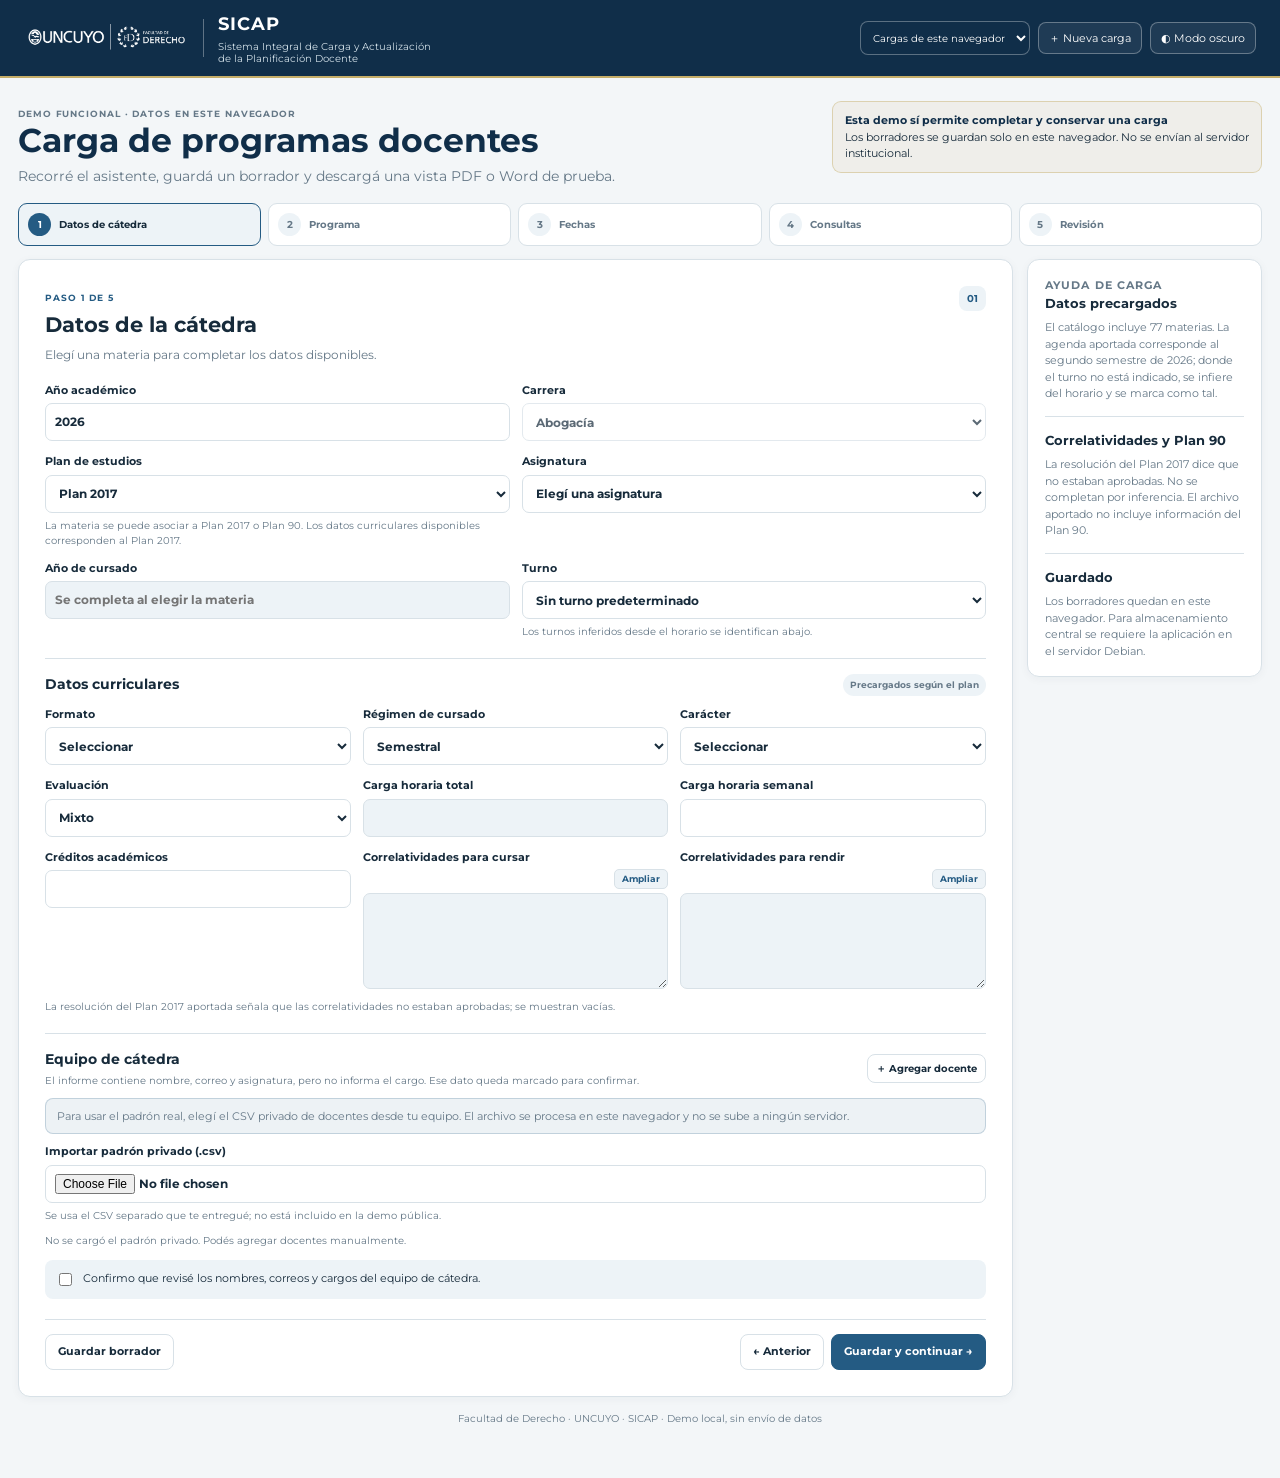
<file: index.html>
<!doctype html>
<html lang="es" data-theme="light">
<head>
<meta charset="utf-8"><meta name="viewport" content="width=device-width,initial-scale=1"><meta name="color-scheme" content="light dark">
<title>SICAP · Demo funcional</title>
<style>
@font-face{font-family:Montserrat;src:url("assets/Montserrat-Regular.ttf") format("truetype");font-weight:400;font-display:swap}@font-face{font-family:Montserrat;src:url("assets/Montserrat-Bold.ttf") format("truetype");font-weight:600 900;font-display:swap}
:root{color-scheme:light;--navy:#102e49;--blue:#245b83;--gold:#c5ad68;--bg:#f3f6f8;--surface:#fff;--soft:#edf3f7;--ink:#172b3b;--muted:#657887;--line:#d8e1e7;--focus:#7db7e0;--shadow:0 2px 10px #102e490b}
:root[data-theme=dark]{color-scheme:dark;--navy:#0a2438;--blue:#77add0;--bg:#0d1e2b;--surface:#142c3d;--soft:#1b384d;--ink:#f0f5f8;--muted:#b2c2ce;--line:#2a465a;--focus:#a5d8fa;--shadow:none}
*{box-sizing:border-box}body{margin:0;min-height:100vh;background:var(--bg);color:var(--ink);font:14px/1.5 Montserrat,Arial,sans-serif}button,input,select,textarea{font:inherit}button,a{touch-action:manipulation}button{cursor:pointer}a{color:var(--blue);text-decoration:none}.topbar{position:sticky;top:0;z-index:5;background:var(--navy);border-bottom:2px solid var(--gold);color:white}.topbar-inner{max-width:1340px;margin:auto;min-height:76px;padding:9px 24px;display:flex;align-items:center;justify-content:space-between;gap:16px}.brand{display:flex;align-items:center;gap:14px;color:white}.logo{width:165px;max-height:49px;object-fit:contain}.divider{width:1px;height:38px;background:#fff5}.brand-title strong{font-size:18px;letter-spacing:.06em}.brand-title small{display:block;margin-top:3px;color:#d1dfe7;font-size:10px;line-height:1.25}.top-actions{display:flex;align-items:center;gap:8px}.top-actions select.top-btn{width:auto;max-width:185px;min-height:34px;padding:5px 8px;background:#102e49;color:#fff;border-color:#ffffff50;font-size:10px}.theme,.top-btn{border:1px solid #ffffff50;border-radius:8px;background:#fff1;color:#fff;padding:7px 10px;font-size:11px}.wrap{width:min(1250px,calc(100% - 36px));margin:auto;padding:23px 0 38px}.hero{display:flex;justify-content:space-between;align-items:flex-start;gap:18px;margin-bottom:16px}.hero h1{margin:0;color:var(--navy);font-size:clamp(25px,3vw,33px);line-height:1.2}.hero p{margin:6px 0 0;color:var(--muted)}:root[data-theme=dark] .hero h1{color:var(--ink)}.demo-alert{max-width:430px;padding:10px 12px;border:1px solid #c5ad6870;border-radius:9px;background:#c5ad6818;font-size:11px}.demo-alert b{display:block;color:var(--navy)}:root[data-theme=dark] .demo-alert b{color:var(--gold)}.steps{display:grid;grid-template-columns:repeat(5,1fr);gap:7px;margin-bottom:13px}.step{display:flex;align-items:center;gap:8px;min-height:43px;padding:7px 9px;border:1px solid var(--line);border-radius:9px;background:var(--surface);color:var(--muted);font-size:10px;font-weight:700}.step .num{width:23px;height:23px;flex:0 0 23px;border-radius:50%;display:grid;place-items:center;background:var(--soft)}.step.active{border-color:var(--blue);background:var(--soft);color:var(--ink)}.step.active .num{background:var(--blue);color:white}.step.done{color:#27644a}.layout{display:grid;grid-template-columns:minmax(0,1fr) 235px;gap:14px;align-items:start}.panel,.side{border:1px solid var(--line);border-radius:12px;background:var(--surface);box-shadow:var(--shadow)}.panel{padding:clamp(16px,2.5vw,26px);min-width:0}.side{position:sticky;top:90px;padding:17px}.side h3{margin:0 0 6px;font-size:13px}.side p{margin:0;color:var(--muted);font-size:11px}.side hr{border:0;border-top:1px solid var(--line);margin:14px 0}.heading{display:flex;justify-content:space-between;gap:12px;margin-bottom:18px}.heading h2{margin:2px 0 0;font-size:21px}.heading p{margin:5px 0 0;color:var(--muted);font-size:12px}.step-label,.eyebrow{color:var(--blue);font-size:9px;font-weight:800;letter-spacing:.1em}.badge{align-self:flex-start;padding:5px 8px;border-radius:8px;background:var(--soft);color:var(--blue);font-size:10px;font-weight:800}.grid{display:grid;grid-template-columns:repeat(2,minmax(0,1fr));gap:12px}.grid.three{grid-template-columns:repeat(3,minmax(0,1fr))}.field{display:flex;flex-direction:column;gap:5px;font-size:11px;font-weight:700}.field small,.hint{color:var(--muted);font-size:10px;font-weight:400}input:not([type=checkbox]),select,textarea{width:100%;min-height:38px;padding:8px 9px;border:1px solid var(--line);border-radius:7px;background:var(--surface);color:var(--ink);font-size:12px}textarea{min-height:96px;resize:vertical;line-height:1.5}input[readonly],textarea[readonly]{background:var(--soft);color:var(--muted)}.section{margin-top:19px;padding-top:15px;border-top:1px solid var(--line)}.section-title{display:flex;align-items:center;justify-content:space-between;gap:10px;margin:0 0 10px}.section-title h3{margin:0;font-size:14px}.section-title p{margin:3px 0 0;color:var(--muted);font-size:10px}.tag{padding:4px 7px;border-radius:999px;background:var(--soft);color:var(--muted);font-size:9px;font-weight:700}.notice{margin:9px 0;padding:9px 11px;border:1px solid #245b8338;border-radius:8px;background:color-mix(in srgb,var(--blue) 8%,var(--surface));color:var(--muted);font-size:11px}.schedule{margin-top:10px;padding:10px 12px;border:1px solid var(--line);border-radius:8px;background:var(--soft);font-size:10px}.schedule p{margin:4px 0;color:var(--muted)}.teacher,.repeat{margin:9px 0;padding:11px;border:1px solid var(--line);border-radius:9px;background:var(--surface)}.teacher-top,.repeat-top{display:flex;justify-content:space-between;align-items:center;gap:8px;margin-bottom:9px}.teacher-top strong,.repeat-top strong{font-size:12px}.chips{display:flex;flex-wrap:wrap;gap:5px;margin-top:7px}.chip{display:flex;align-items:center;gap:5px;padding:4px 7px;border:1px solid var(--line);border-radius:999px;background:var(--soft);font-size:10px;font-weight:500}.chip input{accent-color:var(--blue)}.confirm{display:flex;align-items:flex-start;gap:8px;margin-top:12px;padding:10px;border-radius:8px;background:var(--soft);font-size:11px}.confirm input{margin-top:3px;accent-color:var(--blue)}.btn{display:inline-flex;align-items:center;justify-content:center;gap:6px;min-height:36px;padding:7px 12px;border:1px solid var(--line);border-radius:8px;background:var(--surface);color:var(--ink);font-size:11px;font-weight:700}.btn:hover{background:var(--soft)}.btn.primary{border-color:var(--blue);background:var(--blue);color:white}.btn.small{min-height:29px;padding:5px 8px;font-size:10px}.btn.danger{color:#a53f43}.actions{display:flex;justify-content:space-between;gap:10px;margin-top:20px;padding-top:14px;border-top:1px solid var(--line)}.right-actions{display:flex;gap:7px}.screen[hidden],.hidden{display:none!important}.review{display:grid;grid-template-columns:repeat(2,minmax(0,1fr));gap:8px}.review-item{padding:8px;border-radius:7px;background:var(--soft);font-size:11px;white-space:pre-wrap;overflow-wrap:anywhere}.review-item b{display:block;margin-bottom:2px;color:var(--muted);font-size:9px;text-transform:uppercase;letter-spacing:.04em}.review-section{margin:14px 0 0}.review-section h3{margin:0 0 6px;color:var(--blue);font-size:13px}.review-section p{margin:3px 0;color:var(--muted);font-size:11px;white-space:pre-wrap}.field-control{display:flex;flex-direction:column;gap:4px}.expand{align-self:flex-end;padding:2px 7px;border:1px solid var(--line);border-radius:5px;background:var(--soft);color:var(--blue);font-size:9px}.expanded{position:fixed!important;z-index:20;inset:4vh 4vw!important;width:92vw!important;height:92vh!important;min-height:92vh!important;max-height:92vh!important;resize:none!important;box-shadow:0 0 0 100vmax #071522b8!important}.toast{position:fixed;right:16px;bottom:16px;z-index:30;padding:11px 14px;border-radius:9px;background:var(--navy);color:#fff;box-shadow:0 6px 20px #0002;font-size:12px}.footer{padding:14px 0;color:var(--muted);font-size:10px;text-align:center}.checkrow{display:flex;align-items:center;gap:7px;font-size:10px;color:var(--muted)}@media(max-width:900px){.layout{grid-template-columns:1fr}.side{position:static;display:grid;grid-template-columns:1fr 1fr;gap:8px 16px}.side hr,.side .eyebrow{grid-column:1/-1}.side hr{margin:6px 0}}@media(max-width:620px){.topbar-inner{min-height:63px;padding:8px 12px}.logo{width:108px;max-height:37px}.brand{gap:8px}.divider{height:29px}.brand-title strong{font-size:15px}.brand-title small{font-size:8px}.theme{font-size:10px}.wrap{width:calc(100% - 22px);padding:17px 0 28px}.hero{display:block}.demo-alert{margin-top:10px;max-width:none}.steps{gap:3px}.step{min-height:45px;padding:4px 2px;justify-content:center;flex-direction:column;gap:2px;text-align:center;font-size:8px}.step .num{width:20px;height:20px;flex-basis:20px}.panel{padding:14px}.grid,.grid.three,.review{grid-template-columns:1fr}.actions{flex-direction:column-reverse}.right-actions{justify-content:space-between}.actions .btn{flex:1}.side{display:block}.side hr{margin:12px 0}}@media print{.topbar,.steps,.side,.actions,.hero,.footer{display:none!important}.wrap{width:100%;padding:0}.layout{display:block}.panel{border:0;box-shadow:none}.screen[hidden]{display:none!important}}
</style>
</head>
<body>
<header class="topbar"><div class="topbar-inner"><a class="brand" href="#" aria-label="SICAP"><img class="logo" src="assets/logo-facultad-blanco.png" alt="Facultad de Derecho UNCUYO"><span class="divider"></span><span class="brand-title"><strong>SICAP</strong><small>Sistema Integral de Carga y Actualización<br>de la Planificación Docente</small></span></a><div class="top-actions"><select id="localPrograms" class="top-btn" aria-label="Abrir programa guardado"><option value="">Cargas de este navegador</option></select><button id="newProgram" class="top-btn" type="button">＋ Nueva carga</button><button id="theme" class="theme" type="button">◐ <span id="themeLabel">Modo oscuro</span></button></div></div></header>
<main class="wrap"><section class="hero"><div><p class="eyebrow">DEMO FUNCIONAL · DATOS EN ESTE NAVEGADOR</p><h1>Carga de programas docentes</h1><p>Recorré el asistente, guardá un borrador y descargá una vista PDF o Word de prueba.</p></div><div class="demo-alert"><b>Esta demo sí permite completar y conservar una carga</b>Los borradores se guardan solo en este navegador. No se envían al servidor institucional.</div></section>
<nav class="steps" aria-label="Pasos de carga"><button class="step active" data-go="1"><span class="num">1</span><span>Datos de cátedra</span></button><button class="step" data-go="2"><span class="num">2</span><span>Programa</span></button><button class="step" data-go="3"><span class="num">3</span><span>Fechas</span></button><button class="step" data-go="4"><span class="num">4</span><span>Consultas</span></button><button class="step" data-go="5"><span class="num">5</span><span>Revisión</span></button></nav>
<div class="layout"><article class="panel" id="app">
<section class="screen" data-screen="1"><div class="heading"><div><span class="step-label">PASO 1 DE 5</span><h2>Datos de la cátedra</h2><p>Elegí una materia para completar los datos disponibles.</p></div><span class="badge">01</span></div>
<div class="grid"><label class="field">Año académico<input id="academicYear" type="number" min="2020" max="2100" value="2026"></label><label class="field">Carrera<select id="career" disabled><option>Abogacía</option></select></label><label class="field">Plan de estudios<select id="plan"><option value="2017">Plan 2017</option><option value="90">Plan 90</option></select><small>La materia se puede asociar a Plan 2017 o Plan 90. Los datos curriculares disponibles corresponden al Plan 2017.</small></label><label class="field">Asignatura<select id="subject" required><option value="">Elegí una asignatura</option></select></label><label class="field">Año de cursado<input id="courseYear" readonly placeholder="Se completa al elegir la materia"></label><label class="field">Turno<select id="shift"><option value="">Sin turno predeterminado</option><option>Mañana</option><option>Tarde</option><option>Ambos</option></select><small>Los turnos inferidos desde el horario se identifican abajo.</small></label></div>
<div class="section"><div class="section-title"><h3>Datos curriculares</h3><span class="tag">Precargados según el plan</span></div><div class="grid three"><label class="field">Formato<select id="format"><option value="">Seleccionar</option><option>Teórica</option><option>Asignatura</option><option>Taller</option></select></label><label class="field">Régimen de cursado<select id="term"><option selected>Semestral</option></select></label><label class="field">Carácter<select id="character"><option value="">Seleccionar</option><option>Obligatorio</option><option>Optativo</option></select></label><label class="field">Evaluación<select id="evaluationType"><option selected>Mixto</option><option>Promocional</option><option>Regular / examen final</option></select></label><label class="field">Carga horaria total<input id="hours" type="number" readonly></label><label class="field">Carga horaria semanal<input id="weeklyHours" type="number" min="0" step="0.01"></label><label class="field">Créditos académicos<input id="credits" type="number" min="0" step="0.01"></label><label class="field">Correlatividades para cursar<textarea id="prereqTake" rows="2" readonly></textarea></label><label class="field">Correlatividades para rendir<textarea id="prereqExam" rows="2" readonly></textarea></label></div><p id="catalogStatus" class="hint">La resolución del Plan 2017 aportada señala que las correlatividades no estaban aprobadas; se muestran vacías.</p><div id="schedule" class="schedule hidden"></div></div>
<div class="section"><div class="section-title"><div><h3>Equipo de cátedra</h3><p>El informe contiene nombre, correo y asignatura, pero no informa el cargo. Ese dato queda marcado para confirmar.</p></div><button id="addTeacher" type="button" class="btn small">＋ Agregar docente</button></div><div class="notice">Para usar el padrón real, elegí el CSV privado de docentes desde tu equipo. El archivo se procesa en este navegador y no se sube a ningún servidor.</div><label class="field">Importar padrón privado (.csv)<input id="teacherCsv" type="file" accept=".csv,text/csv"><small>Se usa el CSV separado que te entregué; no está incluido en la demo pública.</small></label><p id="rosterStatus" class="hint">No se cargó el padrón privado. Podés agregar docentes manualmente.</p><div id="teamList"></div><label class="confirm"><input id="teamConfirmed" type="checkbox"><span>Confirmo que revisé los nombres, correos y cargos del equipo de cátedra.</span></label></div>
</section>
<section class="screen" data-screen="2" hidden><div class="heading"><div><span class="step-label">PASO 2 DE 5</span><h2>Programa</h2><p>Completá los contenidos. Podés ampliar cada campo para trabajar con más espacio.</p></div><span class="badge">02</span></div><div class="grid"><label class="field">Encuadre teórico / fundamentación<textarea id="framing" placeholder="Presentá el espacio curricular y su relación con el plan de estudios."></textarea></label><label class="field">Objetivo general<textarea id="objectivesGeneral" placeholder="Describí el propósito formativo central."></textarea></label><label class="field">Objetivos específicos<textarea id="objectivesSpecific" placeholder="Podés enumerarlos, uno por línea."></textarea></label><label class="field">Expectativas de logro<textarea id="expectations" placeholder="¿Qué se espera que puedan hacer las y los estudiantes?"></textarea></label><label class="field">Metodología de enseñanza y aprendizaje<textarea id="methodology" placeholder="Estrategias, actividades y recursos."></textarea></label></div><div class="section"><div class="section-title"><div><h3>Unidades y contenidos</h3><p>Cada unidad se agrega como tarjeta independiente y se puede editar.</p></div><button id="addUnit" type="button" class="btn small">＋ Agregar unidad</button></div><div id="unitList"></div></div><div class="grid section"><label class="field">Evaluación<textarea id="evaluationText" placeholder="Criterios, instrumentos y condiciones de aprobación."></textarea></label><label class="field">Bibliografía<textarea id="bibliography" placeholder="Bibliografía básica y complementaria."></textarea></label></div></section>
<section class="screen" data-screen="3" hidden><div class="heading"><div><span class="step-label">PASO 3 DE 5</span><h2>Fechas de evaluación</h2><p>Planificá trabajos prácticos, parciales y recuperatorios.</p></div><span class="badge">03</span></div><div id="assessmentList"></div><button id="addAssessment" type="button" class="btn">＋ Agregar fecha</button></section>
<section class="screen" data-screen="4" hidden><div class="heading"><div><span class="step-label">PASO 4 DE 5</span><h2>Horarios de consulta</h2><p>Revisá y gestioná tus horarios en SICDo.</p></div><span class="badge">04</span></div><div class="notice">SICDo conserva los horarios. La demo registra solo la confirmación; no modifica el portal externo.</div><iframe class="consult-frame" style="width:100%;height:610px;margin-top:10px;border:1px solid var(--line);border-radius:9px;background:white" src="https://consultas.derecho.uncu.edu.ar/horarios" title="Sistema de Información de Consultas Docentes" loading="lazy" referrerpolicy="strict-origin-when-cross-origin"></iframe><p class="hint">Si no se muestra dentro de la página, <a href="https://consultas.derecho.uncu.edu.ar/horarios" target="_blank" rel="noopener noreferrer">abrilo en otra pestaña ↗</a>.</p><label class="confirm"><input id="confirmSicdo" type="checkbox"><span>Confirmo que revisé los horarios de consulta en SICDo para el año académico seleccionado.</span></label></section>
<section class="screen" data-screen="5" hidden><div class="heading"><div><span class="step-label">PASO 5 DE 5</span><h2>Revisión final</h2><p>Revisá los datos y descargá el documento.</p></div><span class="badge">05</span></div><div id="reviewFacts" class="review"></div><div id="reviewContent"></div><div class="notice">La demo guarda borradores y programas enviados únicamente en el almacenamiento local de este navegador.</div><div class="section-title" style="margin-top:14px"><button id="downloadPdf" type="button" class="btn">↓ Imprimir / guardar PDF</button><button id="downloadWord" type="button" class="btn">↓ Descargar Word editable</button></div><button id="submitProgram" type="button" class="btn primary">Enviar en la demo</button></section>
<div class="actions"><button id="saveDraft" class="btn" type="button">Guardar borrador</button><div class="right-actions"><button id="prev" class="btn" type="button">← Anterior</button><button id="next" class="btn primary" type="button">Guardar y continuar →</button></div></div>
</article><aside class="side"><p class="eyebrow">AYUDA DE CARGA</p><h3>Datos precargados</h3><p>El catálogo incluye 77 materias. La agenda aportada corresponde al segundo semestre de 2026; donde el turno no está indicado, se infiere del horario y se marca como tal.</p><hr><h3>Correlatividades y Plan 90</h3><p>La resolución del Plan 2017 dice que no estaban aprobadas. No se completan por inferencia. El archivo aportado no incluye información del Plan 90.</p><hr><h3>Guardado</h3><p>Los borradores quedan en este navegador. Para almacenamiento central se requiere la aplicación en el servidor Debian.</p></aside></div><footer class="footer">Facultad de Derecho · UNCUYO · SICAP · Demo local, sin envío de datos</footer></main><div id="toast" class="toast hidden" role="status" aria-live="polite"></div>
<script>
const CATALOG=[{"name":"Introducción a la Filosofía","year":1,"group":"","hours":84,"shift_suggestion":"","weekly_hours":null,"credits":5.25,"format_suggestion":"Teórica","character_suggestion":"Obligatorio","prerequisites_to_take":"","prerequisites_to_exam":"","source_verified":true,"schedule":[],"id":"Introducción a la Filosofía"},{"name":"Problemática del Conocimiento","year":1,"group":"","hours":42,"shift_suggestion":"","weekly_hours":null,"credits":2.63,"format_suggestion":"Teórica","character_suggestion":"Obligatorio","prerequisites_to_take":"","prerequisites_to_exam":"","source_verified":true,"schedule":[],"id":"Problemática del Conocimiento"},{"name":"Introducción al Derecho","year":1,"group":"","hours":70,"shift_suggestion":"","weekly_hours":null,"credits":4.38,"format_suggestion":"Teórica","character_suggestion":"Obligatorio","prerequisites_to_take":"","prerequisites_to_exam":"","source_verified":true,"schedule":[],"id":"Introducción al Derecho"},{"name":"Derecho Romano","year":1,"group":"","hours":84,"shift_suggestion":"","weekly_hours":null,"credits":5.25,"format_suggestion":"Teórica","character_suggestion":"Obligatorio","prerequisites_to_take":"","prerequisites_to_exam":"","source_verified":true,"schedule":[],"id":"Derecho Romano"},{"name":"Historia de las Instituciones Argentinas y Latinoamericanas","year":1,"group":"","hours":70,"shift_suggestion":"Ambos","weekly_hours":3.58,"credits":4.38,"format_suggestion":"Teórica","character_suggestion":"Obligatorio","prerequisites_to_take":"","prerequisites_to_exam":"","source_verified":true,"schedule":[{"turn":"Mañana","shift_inferred":false,"semester":"2.º semestre","days":"Lunes, Miércoles","days_count":2,"times":"Lunes: 08:45–10:10 · Miércoles: 08:45–10:55","weekly_hours":"3.58","rooms":"Aula A","modality":"Presencial","source_period":"2.º semestre 2026"},{"turn":"Tarde","shift_inferred":false,"semester":"2.º semestre","days":"Miércoles, Jueves","days_count":2,"times":"Miércoles: 16:15–18:25 · Jueves: 18:30–19:55","weekly_hours":"3.58","rooms":"Aula A","modality":"Presencial","source_period":"2.º semestre 2026"}],"id":"Historia de las Instituciones Argentinas y Latinoamericanas"},{"name":"Derecho Político","year":1,"group":"","hours":70,"shift_suggestion":"Ambos","weekly_hours":3.58,"credits":4.38,"format_suggestion":"Teórica","character_suggestion":"Obligatorio","prerequisites_to_take":"","prerequisites_to_exam":"","source_verified":true,"schedule":[{"turn":"Mañana","shift_inferred":false,"semester":"2.º semestre","days":"Lunes, Martes","days_count":2,"times":"Lunes: 10:15–12:25 · Martes: 08:45–10:10","weekly_hours":"3.58","rooms":"Aula A","modality":"Presencial / Virtual","source_period":"2.º semestre 2026"},{"turn":"Tarde","shift_inferred":false,"semester":"2.º semestre","days":"Lunes, Martes","days_count":2,"times":"Lunes: 16:15–18:25 · Martes: 17:00–18:25","weekly_hours":"3.58","rooms":"Aula A","modality":"Presencial","source_period":"2.º semestre 2026"}],"id":"Derecho Político"},{"name":"Derecho Civil","year":1,"group":"","hours":84,"shift_suggestion":"Ambos","weekly_hours":4.25,"credits":5.25,"format_suggestion":"Teórica","character_suggestion":"Obligatorio","prerequisites_to_take":"","prerequisites_to_exam":"","source_verified":true,"schedule":[{"turn":"Mañana","shift_inferred":false,"semester":"2.º semestre","days":"Martes, Miércoles, Jueves","days_count":3,"times":"Martes: 12:30–13:55 · Miércoles: 11:00–12:25 · Jueves: 11:00–12:25","weekly_hours":"4.25","rooms":"Aula A","modality":"Presencial","source_period":"2.º semestre 2026"},{"turn":"Tarde","shift_inferred":false,"semester":"2.º semestre","days":"Lunes, Martes, Miércoles","days_count":3,"times":"Lunes: 18:30–19:55 · Martes: 18:30–19:55 · Miércoles: 18:30–19:55","weekly_hours":"4.25","rooms":"Aula A","modality":"Presencial","source_period":"2.º semestre 2026"}],"id":"Derecho Civil"},{"name":"Inglés I","year":1,"group":"","hours":42,"shift_suggestion":"Ambos","weekly_hours":2.17,"credits":2.63,"format_suggestion":"Asignatura","character_suggestion":"Obligatorio","prerequisites_to_take":"","prerequisites_to_exam":"","source_verified":true,"schedule":[{"turn":"Mañana","shift_inferred":false,"semester":"2.º semestre","days":"Jueves","days_count":1,"times":"Jueves: 08:45–10:55","weekly_hours":"2.17","rooms":"Aula A","modality":"Presencial","source_period":"2.º semestre 2026"},{"turn":"Tarde","shift_inferred":false,"semester":"2.º semestre","days":"Jueves","days_count":1,"times":"Jueves: 16:15–18:25","weekly_hours":"2.17","rooms":"Aula A","modality":"Presencial","source_period":"2.º semestre 2026"}],"id":"Inglés I"},{"name":"Derecho Penal Parte General I","year":2,"group":"","hours":56,"shift_suggestion":"","weekly_hours":null,"credits":3.5,"format_suggestion":"Teórica","character_suggestion":"Obligatorio","prerequisites_to_take":"","prerequisites_to_exam":"","source_verified":true,"schedule":[],"id":"Derecho Penal Parte General I"},{"name":"Derecho Constitucional","year":2,"group":"","hours":84,"shift_suggestion":"","weekly_hours":null,"credits":5.25,"format_suggestion":"Teórica","character_suggestion":"Obligatorio","prerequisites_to_take":"","prerequisites_to_exam":"","source_verified":true,"schedule":[],"id":"Derecho Constitucional"},{"name":"Principios de la Economía","year":2,"group":"","hours":70,"shift_suggestion":"","weekly_hours":null,"credits":4.38,"format_suggestion":"Teórica","character_suggestion":"Obligatorio","prerequisites_to_take":"","prerequisites_to_exam":"","source_verified":true,"schedule":[],"id":"Principios de la Economía"},{"name":"Derecho de las Obligaciones I","year":2,"group":"","hours":56,"shift_suggestion":"","weekly_hours":null,"credits":3.5,"format_suggestion":"Teórica","character_suggestion":"Obligatorio","prerequisites_to_take":"","prerequisites_to_exam":"","source_verified":true,"schedule":[],"id":"Derecho de las Obligaciones I"},{"name":"Inglés II","year":2,"group":"","hours":56,"shift_suggestion":"","weekly_hours":null,"credits":3.5,"format_suggestion":"Asignatura","character_suggestion":"Obligatorio","prerequisites_to_take":"","prerequisites_to_exam":"","source_verified":true,"schedule":[],"id":"Inglés II"},{"name":"Práctica Profesional Supervisada I","year":2,"group":"","hours":42,"shift_suggestion":"","weekly_hours":null,"credits":2.63,"format_suggestion":"Taller","character_suggestion":"Obligatorio","prerequisites_to_take":"","prerequisites_to_exam":"","source_verified":true,"schedule":[],"id":"Práctica Profesional Supervisada I"},{"name":"Derecho Penal Parte General II","year":2,"group":"","hours":56,"shift_suggestion":"Mañana","weekly_hours":3.58,"credits":3.5,"format_suggestion":"Teórica","character_suggestion":"Obligatorio","prerequisites_to_take":"","prerequisites_to_exam":"","source_verified":true,"schedule":[{"turn":"Mañana","shift_inferred":false,"semester":"2.º semestre","days":"Lunes, Martes","days_count":2,"times":"Lunes: 13:15–15:25 · Martes: 12:30–13:55","weekly_hours":"3.58","rooms":"Aula F, Aula B","modality":"Presencial","source_period":"2.º semestre 2026"}],"id":"Derecho Penal Parte General II"},{"name":"Finanzas Públicas y Derecho Tributario","year":2,"group":"","hours":70,"shift_suggestion":"Mañana","weekly_hours":3.58,"credits":4.38,"format_suggestion":"Teórica","character_suggestion":"Obligatorio","prerequisites_to_take":"","prerequisites_to_exam":"","source_verified":true,"schedule":[{"turn":"Mañana","shift_inferred":false,"semester":"2.º semestre","days":"Martes, Miércoles","days_count":2,"times":"Martes: 08:00–09:25 · Miércoles: 08:00–10:10","weekly_hours":"3.58","rooms":"Aula B","modality":"Presencial","source_period":"2.º semestre 2026"}],"id":"Finanzas Públicas y Derecho Tributario"},{"name":"Derecho de las Obligaciones II","year":2,"group":"","hours":56,"shift_suggestion":"Mañana","weekly_hours":2.83,"credits":3.5,"format_suggestion":"Teórica","character_suggestion":"Obligatorio","prerequisites_to_take":"","prerequisites_to_exam":"","source_verified":true,"schedule":[{"turn":"Mañana","shift_inferred":false,"semester":"2.º semestre","days":"Lunes, Martes","days_count":2,"times":"Lunes: 09:30–10:55 · Martes: 11:00–12:25","weekly_hours":"2.83","rooms":"Aula B","modality":"Presencial","source_period":"2.º semestre 2026"}],"id":"Derecho de las Obligaciones II"},{"name":"Derecho del Consumidor y Defensa de la Competencia","year":2,"group":"","hours":70,"shift_suggestion":"Mañana","weekly_hours":3.58,"credits":4.38,"format_suggestion":"Teórica","character_suggestion":"Obligatorio","prerequisites_to_take":"","prerequisites_to_exam":"","source_verified":true,"schedule":[{"turn":"Mañana","shift_inferred":false,"semester":"2.º semestre","days":"Lunes, Jueves","days_count":2,"times":"Lunes: 11:00–13:10 · Jueves: 11:00–12:25","weekly_hours":"3.58","rooms":"Aula B","modality":"Presencial","source_period":"2.º semestre 2026"}],"id":"Derecho del Consumidor y Defensa de la Competencia"},{"name":"Inglés III","year":2,"group":"","hours":56,"shift_suggestion":"Mañana","weekly_hours":2.83,"credits":3.5,"format_suggestion":"Asignatura","character_suggestion":"Obligatorio","prerequisites_to_take":"","prerequisites_to_exam":"","source_verified":true,"schedule":[{"turn":"Mañana","shift_inferred":false,"semester":"2.º semestre","days":"Martes, Jueves","days_count":2,"times":"Martes: 09:30–10:55 · Jueves: 09:30–10:55","weekly_hours":"2.83","rooms":"Aula B","modality":"Presencial","source_period":"2.º semestre 2026"}],"id":"Inglés III"},{"name":"Práctica Profesional Supervisada II","year":2,"group":"","hours":42,"shift_suggestion":"Mañana","weekly_hours":2.17,"credits":2.63,"format_suggestion":"Taller","character_suggestion":"Obligatorio","prerequisites_to_take":"","prerequisites_to_exam":"","source_verified":true,"schedule":[{"turn":"Mañana","shift_inferred":false,"semester":"2.º semestre","days":"Miércoles","days_count":1,"times":"Miércoles: 10:15–12:25","weekly_hours":"2.17","rooms":"Aula B","modality":"Presencial","source_period":"2.º semestre 2026"}],"id":"Práctica Profesional Supervisada II"},{"name":"Derecho Penal Parte Especial I","year":3,"group":"","hours":56,"shift_suggestion":"","weekly_hours":null,"credits":3.5,"format_suggestion":"Teórica","character_suggestion":"Obligatorio","prerequisites_to_take":"","prerequisites_to_exam":"","source_verified":true,"schedule":[],"id":"Derecho Penal Parte Especial I"},{"name":"Derecho Comercial y Societario I","year":3,"group":"","hours":56,"shift_suggestion":"","weekly_hours":null,"credits":3.5,"format_suggestion":"Teórica","character_suggestion":"Obligatorio","prerequisites_to_take":"","prerequisites_to_exam":"","source_verified":true,"schedule":[],"id":"Derecho Comercial y Societario I"},{"name":"Contratos Civiles y Comerciales I","year":3,"group":"","hours":56,"shift_suggestion":"","weekly_hours":null,"credits":3.5,"format_suggestion":"Teórica","character_suggestion":"Obligatorio","prerequisites_to_take":"","prerequisites_to_exam":"","source_verified":true,"schedule":[],"id":"Contratos Civiles y Comerciales I"},{"name":"Sociología del Derecho","year":3,"group":"","hours":70,"shift_suggestion":"","weekly_hours":null,"credits":4.38,"format_suggestion":"Teórica","character_suggestion":"Obligatorio","prerequisites_to_take":"","prerequisites_to_exam":"","source_verified":true,"schedule":[],"id":"Sociología del Derecho"},{"name":"Práctica Profesional Supervisada III","year":3,"group":"","hours":42,"shift_suggestion":"","weekly_hours":null,"credits":2.63,"format_suggestion":"Taller","character_suggestion":"Obligatorio","prerequisites_to_take":"","prerequisites_to_exam":"","source_verified":true,"schedule":[],"id":"Práctica Profesional Supervisada III"},{"name":"Derecho Penal Parte Especial II","year":3,"group":"","hours":56,"shift_suggestion":"Tarde","weekly_hours":3.58,"credits":3.5,"format_suggestion":"Teórica","character_suggestion":"Obligatorio","prerequisites_to_take":"","prerequisites_to_exam":"","source_verified":true,"schedule":[{"turn":"Tarde","shift_inferred":true,"semester":"2.º semestre","days":"Miércoles, Jueves","days_count":2,"times":"Miércoles: 15:30–17:40 · Jueves: 15:30–16:55","weekly_hours":"3.58","rooms":"Aula E","modality":"Presencial","source_period":"2.º semestre 2026"}],"id":"Derecho Penal Parte Especial II"},{"name":"Derecho Comercial y Societario II","year":3,"group":"","hours":56,"shift_suggestion":"Tarde","weekly_hours":2.83,"credits":3.5,"format_suggestion":"Teórica","character_suggestion":"Obligatorio","prerequisites_to_take":"","prerequisites_to_exam":"","source_verified":true,"schedule":[{"turn":"Tarde","shift_inferred":true,"semester":"2.º semestre","days":"Lunes, Jueves","days_count":2,"times":"Lunes: 14:45–16:10 · Jueves: 17:00–18:25","weekly_hours":"2.83","rooms":"Aula E","modality":"Presencial","source_period":"2.º semestre 2026"}],"id":"Derecho Comercial y Societario II"},{"name":"Contratos Civiles y Comerciales II","year":3,"group":"","hours":56,"shift_suggestion":"Tarde","weekly_hours":2.83,"credits":3.5,"format_suggestion":"Teórica","character_suggestion":"Obligatorio","prerequisites_to_take":"","prerequisites_to_exam":"","source_verified":true,"schedule":[{"turn":"Tarde","shift_inferred":true,"semester":"2.º semestre","days":"Lunes, Martes","days_count":2,"times":"Lunes: 16:15–17:40 · Martes: 16:15–17:40","weekly_hours":"2.83","rooms":"Aula E","modality":"Presencial","source_period":"2.º semestre 2026"}],"id":"Contratos Civiles y Comerciales II"},{"name":"Filosofía del Derecho","year":3,"group":"","hours":70,"shift_suggestion":"Tarde","weekly_hours":3.58,"credits":4.38,"format_suggestion":"Teórica","character_suggestion":"Obligatorio","prerequisites_to_take":"","prerequisites_to_exam":"","source_verified":true,"schedule":[{"turn":"Tarde","shift_inferred":true,"semester":"2.º semestre","days":"Miércoles, Jueves","days_count":2,"times":"Miércoles: 17:45–19:55 · Jueves: 18:30–19:55","weekly_hours":"3.58","rooms":"Aula E","modality":"Presencial","source_period":"2.º semestre 2026"}],"id":"Filosofía del Derecho"},{"name":"Mediación I","year":3,"group":"","hours":42,"shift_suggestion":"Tarde","weekly_hours":2.17,"credits":2.63,"format_suggestion":"Taller","character_suggestion":"Obligatorio","prerequisites_to_take":"","prerequisites_to_exam":"","source_verified":true,"schedule":[{"turn":"Tarde","shift_inferred":true,"semester":"2.º semestre","days":"Martes","days_count":1,"times":"Martes: 17:45–19:55","weekly_hours":"2.17","rooms":"Aula E","modality":"Presencial","source_period":"2.º semestre 2026"}],"id":"Mediación I"},{"name":"Práctica Profesional Supervisada IV","year":3,"group":"","hours":42,"shift_suggestion":"Tarde","weekly_hours":2.17,"credits":2.63,"format_suggestion":"Taller","character_suggestion":"Obligatorio","prerequisites_to_take":"","prerequisites_to_exam":"","source_verified":true,"schedule":[{"turn":"Tarde","shift_inferred":true,"semester":"2.º semestre","days":"Lunes","days_count":1,"times":"Lunes: 17:45–19:55","weekly_hours":"2.17","rooms":"Aula E","modality":"Presencial","source_period":"2.º semestre 2026"}],"id":"Práctica Profesional Supervisada IV"},{"name":"Derechos Reales I","year":4,"group":"","hours":56,"shift_suggestion":"","weekly_hours":null,"credits":3.5,"format_suggestion":"Teórica","character_suggestion":"Obligatorio","prerequisites_to_take":"","prerequisites_to_exam":"","source_verified":true,"schedule":[],"id":"Derechos Reales I"},{"name":"Títulos Valores","year":4,"group":"","hours":56,"shift_suggestion":"","weekly_hours":null,"credits":3.5,"format_suggestion":"Teórica","character_suggestion":"Obligatorio","prerequisites_to_take":"","prerequisites_to_exam":"","source_verified":true,"schedule":[],"id":"Títulos Valores"},{"name":"Derecho del Trabajo y la Seguridad Social","year":4,"group":"","hours":84,"shift_suggestion":"","weekly_hours":null,"credits":5.25,"format_suggestion":"Teórica","character_suggestion":"Obligatorio","prerequisites_to_take":"","prerequisites_to_exam":"","source_verified":true,"schedule":[],"id":"Derecho del Trabajo y la Seguridad Social"},{"name":"Derecho Procesal Civil y Comercial. Parte General","year":4,"group":"","hours":70,"shift_suggestion":"","weekly_hours":null,"credits":4.38,"format_suggestion":"Teórica","character_suggestion":"Obligatorio","prerequisites_to_take":"","prerequisites_to_exam":"","source_verified":true,"schedule":[],"id":"Derecho Procesal Civil y Comercial. Parte General"},{"name":"Mediación II","year":4,"group":"","hours":42,"shift_suggestion":"","weekly_hours":null,"credits":2.63,"format_suggestion":"Taller","character_suggestion":"Obligatorio","prerequisites_to_take":"","prerequisites_to_exam":"","source_verified":true,"schedule":[],"id":"Mediación II"},{"name":"Práctica Profesional Supervisada V","year":4,"group":"","hours":42,"shift_suggestion":"","weekly_hours":null,"credits":2.63,"format_suggestion":"Taller","character_suggestion":"Obligatorio","prerequisites_to_take":"","prerequisites_to_exam":"","source_verified":true,"schedule":[],"id":"Práctica Profesional Supervisada V"},{"name":"Derechos Reales II","year":4,"group":"","hours":56,"shift_suggestion":"Tarde","weekly_hours":2.83,"credits":3.5,"format_suggestion":"Teórica","character_suggestion":"Obligatorio","prerequisites_to_take":"","prerequisites_to_exam":"","source_verified":true,"schedule":[{"turn":"Tarde","shift_inferred":true,"semester":"2.º semestre","days":"Miércoles, Jueves","days_count":2,"times":"Miércoles: 17:00–18:25 · Jueves: 16:15–17:40","weekly_hours":"2.83","rooms":"Aula B","modality":"Presencial","source_period":"2.º semestre 2026"}],"id":"Derechos Reales II"},{"name":"Derecho Procesal Civil y Comercial. Parte Especial","year":4,"group":"","hours":70,"shift_suggestion":"Tarde","weekly_hours":3.58,"credits":4.38,"format_suggestion":"Teórica","character_suggestion":"Obligatorio","prerequisites_to_take":"","prerequisites_to_exam":"","source_verified":true,"schedule":[{"turn":"Tarde","shift_inferred":true,"semester":"2.º semestre","days":"Lunes, Miércoles","days_count":2,"times":"Lunes: 17:00–19:10 · Miércoles: 18:30–19:55","weekly_hours":"3.58","rooms":"Aula F, Aula B","modality":"Presencial","source_period":"2.º semestre 2026"}],"id":"Derecho Procesal Civil y Comercial. Parte Especial"},{"name":"Derecho Concursal","year":4,"group":"","hours":56,"shift_suggestion":"Tarde","weekly_hours":2.83,"credits":3.5,"format_suggestion":"Teórica","character_suggestion":"Obligatorio","prerequisites_to_take":"","prerequisites_to_exam":"","source_verified":true,"schedule":[{"turn":"Tarde","shift_inferred":true,"semester":"2.º semestre","days":"Lunes, Martes","days_count":2,"times":"Lunes: 19:15–20:40 · Martes: 19:15–20:40","weekly_hours":"2.83","rooms":"Aula B","modality":"Presencial","source_period":"2.º semestre 2026"}],"id":"Derecho Concursal"},{"name":"Derecho de las Familias","year":4,"group":"","hours":70,"shift_suggestion":"Tarde","weekly_hours":3.58,"credits":4.38,"format_suggestion":"Teórica","character_suggestion":"Obligatorio","prerequisites_to_take":"","prerequisites_to_exam":"","source_verified":true,"schedule":[{"turn":"Tarde","shift_inferred":true,"semester":"2.º semestre","days":"Lunes, Martes","days_count":2,"times":"Lunes: 14:45–16:55 · Martes: 17:45–19:10","weekly_hours":"3.58","rooms":"Aula B","modality":"Presencial","source_period":"2.º semestre 2026"}],"id":"Derecho de las Familias"},{"name":"Derechos Humanos","year":4,"group":"","hours":42,"shift_suggestion":"Tarde","weekly_hours":2.17,"credits":2.63,"format_suggestion":"Teórica","character_suggestion":"Obligatorio","prerequisites_to_take":"","prerequisites_to_exam":"","source_verified":true,"schedule":[{"turn":"Tarde","shift_inferred":true,"semester":"2.º semestre","days":"Miércoles","days_count":1,"times":"Miércoles: 14:45–16:55","weekly_hours":"2.17","rooms":"Aula B","modality":"Presencial","source_period":"2.º semestre 2026"}],"id":"Derechos Humanos"},{"name":"Metodología de la Investigación I","year":4,"group":"","hours":56,"shift_suggestion":"Tarde","weekly_hours":2.83,"credits":3.5,"format_suggestion":"Asignatura","character_suggestion":"Obligatorio","prerequisites_to_take":"","prerequisites_to_exam":"","source_verified":true,"schedule":[{"turn":"Tarde","shift_inferred":true,"semester":"2.º semestre","days":"Martes, Jueves","days_count":2,"times":"Martes: 16:15–17:40 · Jueves: 14:45–16:10","weekly_hours":"2.83","rooms":"Aula B","modality":"Presencial","source_period":"2.º semestre 2026"}],"id":"Metodología de la Investigación I"},{"name":"Práctica Profesional Supervisada VI","year":4,"group":"","hours":42,"shift_suggestion":"Tarde","weekly_hours":2.17,"credits":2.63,"format_suggestion":"Taller","character_suggestion":"Obligatorio","prerequisites_to_take":"","prerequisites_to_exam":"","source_verified":true,"schedule":[{"turn":"Tarde","shift_inferred":true,"semester":"2.º semestre","days":"Jueves","days_count":1,"times":"Jueves: 17:45–19:55","weekly_hours":"2.17","rooms":"Aula B","modality":"Presencial","source_period":"2.º semestre 2026"}],"id":"Práctica Profesional Supervisada VI"},{"name":"Derecho Sucesorio","year":5,"group":"","hours":70,"shift_suggestion":"","weekly_hours":null,"credits":4.38,"format_suggestion":"Teórica","character_suggestion":"Obligatorio","prerequisites_to_take":"","prerequisites_to_exam":"","source_verified":true,"schedule":[],"id":"Derecho Sucesorio"},{"name":"Derecho Administrativo I","year":5,"group":"","hours":70,"shift_suggestion":"","weekly_hours":null,"credits":4.38,"format_suggestion":"Teórica","character_suggestion":"Obligatorio","prerequisites_to_take":"","prerequisites_to_exam":"","source_verified":true,"schedule":[],"id":"Derecho Administrativo I"},{"name":"Derecho Procesal Penal I","year":5,"group":"","hours":70,"shift_suggestion":"","weekly_hours":null,"credits":4.38,"format_suggestion":"Teórica","character_suggestion":"Obligatorio","prerequisites_to_take":"","prerequisites_to_exam":"","source_verified":true,"schedule":[],"id":"Derecho Procesal Penal I"},{"name":"Derecho Internacional Público y de la Integración","year":5,"group":"","hours":70,"shift_suggestion":"","weekly_hours":null,"credits":4.38,"format_suggestion":"Teórica","character_suggestion":"Obligatorio","prerequisites_to_take":"","prerequisites_to_exam":"","source_verified":true,"schedule":[],"id":"Derecho Internacional Público y de la Integración"},{"name":"Mediación III","year":5,"group":"","hours":42,"shift_suggestion":"","weekly_hours":null,"credits":2.63,"format_suggestion":"Taller","character_suggestion":"Obligatorio","prerequisites_to_take":"","prerequisites_to_exam":"","source_verified":true,"schedule":[],"id":"Mediación III"},{"name":"Práctica Profesional Supervisada VII","year":5,"group":"","hours":56,"shift_suggestion":"","weekly_hours":null,"credits":3.5,"format_suggestion":"Taller","character_suggestion":"Obligatorio","prerequisites_to_take":"","prerequisites_to_exam":"","source_verified":true,"schedule":[],"id":"Práctica Profesional Supervisada VII"},{"name":"Derecho Administrativo II","year":5,"group":"","hours":70,"shift_suggestion":"Tarde","weekly_hours":3.58,"credits":4.38,"format_suggestion":"Teórica","character_suggestion":"Obligatorio","prerequisites_to_take":"","prerequisites_to_exam":"","source_verified":true,"schedule":[{"turn":"Tarde","shift_inferred":true,"semester":"2.º semestre","days":"Lunes, Jueves","days_count":2,"times":"Lunes: 17:00–18:25 · Jueves: 16:15–18:25","weekly_hours":"3.58","rooms":"Aula C","modality":"Presencial","source_period":"2.º semestre 2026"}],"id":"Derecho Administrativo II"},{"name":"Derecho Procesal Penal II","year":5,"group":"","hours":70,"shift_suggestion":"Tarde","weekly_hours":3.58,"credits":4.38,"format_suggestion":"Teórica","character_suggestion":"Obligatorio","prerequisites_to_take":"","prerequisites_to_exam":"","source_verified":true,"schedule":[{"turn":"Tarde","shift_inferred":true,"semester":"2.º semestre","days":"Martes, Miércoles","days_count":2,"times":"Martes: 17:00–19:10 · Miércoles: 14:45–16:10","weekly_hours":"3.58","rooms":"Aula C","modality":"Presencial","source_period":"2.º semestre 2026"}],"id":"Derecho Procesal Penal II"},{"name":"Derecho de los Recursos Naturales, Aguas y Protección del Medio Ambiente","year":5,"group":"","hours":70,"shift_suggestion":"Tarde","weekly_hours":3.58,"credits":4.38,"format_suggestion":"Teórica","character_suggestion":"Obligatorio","prerequisites_to_take":"","prerequisites_to_exam":"","source_verified":true,"schedule":[{"turn":"Tarde","shift_inferred":true,"semester":"2.º semestre","days":"Lunes, Miércoles","days_count":2,"times":"Lunes: 14:45–16:55 · Miércoles: 18:30–19:55","weekly_hours":"3.58","rooms":"Aula C","modality":"Presencial","source_period":"2.º semestre 2026"}],"id":"Derecho de los Recursos Naturales, Aguas y Protección del Medio Ambiente"},{"name":"Derecho Internacional Privado","year":5,"group":"","hours":70,"shift_suggestion":"Tarde","weekly_hours":3.58,"credits":4.38,"format_suggestion":"Teórica","character_suggestion":"Obligatorio","prerequisites_to_take":"","prerequisites_to_exam":"","source_verified":true,"schedule":[{"turn":"Tarde","shift_inferred":true,"semester":"2.º semestre","days":"Martes, Miércoles","days_count":2,"times":"Martes: 15:30–16:55 · Miércoles: 16:15–18:25","weekly_hours":"3.58","rooms":"Aula A, Aula F","modality":"Presencial","source_period":"2.º semestre 2026"}],"id":"Derecho Internacional Privado"},{"name":"Metodología de la Investigación II","year":5,"group":"","hours":56,"shift_suggestion":"Tarde","weekly_hours":2.83,"credits":3.5,"format_suggestion":"Asignatura","character_suggestion":"Obligatorio","prerequisites_to_take":"","prerequisites_to_exam":"","source_verified":true,"schedule":[{"turn":"Tarde","shift_inferred":true,"semester":"2.º semestre","days":"Martes, Jueves","days_count":2,"times":"Martes: 19:15–20:40 · Jueves: 18:30–19:55","weekly_hours":"2.83","rooms":"Aula C","modality":"Presencial","source_period":"2.º semestre 2026"}],"id":"Metodología de la Investigación II"},{"name":"Práctica Profesional Supervisada VIII","year":5,"group":"","hours":56,"shift_suggestion":"Tarde","weekly_hours":2.83,"credits":3.5,"format_suggestion":"Taller","character_suggestion":"Obligatorio","prerequisites_to_take":"","prerequisites_to_exam":"","source_verified":true,"schedule":[{"turn":"Tarde","shift_inferred":true,"semester":"2.º semestre","days":"Martes, Jueves","days_count":2,"times":"Martes: 14:00–15:25 · Jueves: 14:45–16:10","weekly_hours":"2.83","rooms":"Aula L","modality":"Presencial","source_period":"2.º semestre 2026"}],"id":"Práctica Profesional Supervisada VIII"},{"name":"Derecho Público Provincial y Municipal","year":null,"group":"Optativa de 3.º año","hours":42,"shift_suggestion":"","weekly_hours":null,"credits":2.63,"format_suggestion":"Taller","character_suggestion":"Optativo","prerequisites_to_take":"","prerequisites_to_exam":"","source_verified":true,"schedule":[],"id":"Derecho Público Provincial y Municipal"},{"name":"Derecho de la Salud y Responsabilidad Médica","year":null,"group":"Optativa de 3.º año","hours":42,"shift_suggestion":"","weekly_hours":null,"credits":2.63,"format_suggestion":"Taller","character_suggestion":"Optativo","prerequisites_to_take":"","prerequisites_to_exam":"","source_verified":true,"schedule":[],"id":"Derecho de la Salud y Responsabilidad Médica"},{"name":"Criminología","year":null,"group":"Optativa de 3.º año","hours":42,"shift_suggestion":"","weekly_hours":null,"credits":2.63,"format_suggestion":"Taller","character_suggestion":"Optativo","prerequisites_to_take":"","prerequisites_to_exam":"","source_verified":true,"schedule":[],"id":"Criminología"},{"name":"Derecho del Transporte","year":null,"group":"Optativa de 3.º año","hours":42,"shift_suggestion":"","weekly_hours":null,"credits":2.63,"format_suggestion":"Taller","character_suggestion":"Optativo","prerequisites_to_take":"","prerequisites_to_exam":"","source_verified":true,"schedule":[],"id":"Derecho del Transporte"},{"name":"Derecho Electoral","year":null,"group":"Optativa de 4.º año","hours":42,"shift_suggestion":"","weekly_hours":null,"credits":2.63,"format_suggestion":"Taller","character_suggestion":"Optativo","prerequisites_to_take":"","prerequisites_to_exam":"","source_verified":true,"schedule":[],"id":"Derecho Electoral"},{"name":"Derecho del Deporte","year":null,"group":"Optativa de 4.º año","hours":42,"shift_suggestion":"","weekly_hours":null,"credits":2.63,"format_suggestion":"Taller","character_suggestion":"Optativo","prerequisites_to_take":"","prerequisites_to_exam":"","source_verified":true,"schedule":[],"id":"Derecho del Deporte"},{"name":"Inteligencia Criminal y Crimen Organizado","year":null,"group":"Optativa de 4.º año","hours":42,"shift_suggestion":"","weekly_hours":null,"credits":2.63,"format_suggestion":"Taller","character_suggestion":"Optativo","prerequisites_to_take":"","prerequisites_to_exam":"","source_verified":true,"schedule":[],"id":"Inteligencia Criminal y Crimen Organizado"},{"name":"Derecho Aeronáutico","year":null,"group":"Optativa de 4.º año","hours":42,"shift_suggestion":"","weekly_hours":null,"credits":2.63,"format_suggestion":"Taller","character_suggestion":"Optativo","prerequisites_to_take":"","prerequisites_to_exam":"","source_verified":true,"schedule":[],"id":"Derecho Aeronáutico"},{"name":"Derecho Aduanero","year":null,"group":"Optativa de 4.º año","hours":42,"shift_suggestion":"","weekly_hours":null,"credits":2.63,"format_suggestion":"Taller","character_suggestion":"Optativo","prerequisites_to_take":"","prerequisites_to_exam":"","source_verified":true,"schedule":[],"id":"Derecho Aduanero"},{"name":"Derecho Procesal","year":null,"group":"Optativa de 4.º año","hours":42,"shift_suggestion":"","weekly_hours":null,"credits":2.63,"format_suggestion":"Taller","character_suggestion":"Optativo","prerequisites_to_take":"","prerequisites_to_exam":"","source_verified":true,"schedule":[],"id":"Derecho Procesal"},{"name":"Constitucional","year":null,"group":"Optativa de 4.º año","hours":42,"shift_suggestion":"","weekly_hours":null,"credits":2.63,"format_suggestion":"Taller","character_suggestion":"Optativo","prerequisites_to_take":"","prerequisites_to_exam":"","source_verified":true,"schedule":[],"id":"Constitucional"},{"name":"Derecho Informático","year":null,"group":"Optativa de 4.º año","hours":42,"shift_suggestion":"","weekly_hours":null,"credits":2.63,"format_suggestion":"Taller","character_suggestion":"Optativo","prerequisites_to_take":"","prerequisites_to_exam":"","source_verified":true,"schedule":[],"id":"Derecho Informático"},{"name":"Análisis Económico del Derecho","year":null,"group":"Optativa de 4.º año","hours":42,"shift_suggestion":"","weekly_hours":null,"credits":2.63,"format_suggestion":"Taller","character_suggestion":"Optativo","prerequisites_to_take":"","prerequisites_to_exam":"","source_verified":true,"schedule":[],"id":"Análisis Económico del Derecho"},{"name":"Derecho Bancario Bursátil y Seguros","year":null,"group":"Optativa de 4.º año","hours":42,"shift_suggestion":"","weekly_hours":null,"credits":2.63,"format_suggestion":"Taller","character_suggestion":"Optativo","prerequisites_to_take":"","prerequisites_to_exam":"","source_verified":true,"schedule":[],"id":"Derecho Bancario Bursátil y Seguros"},{"name":"Propiedad Horizontal y Conjuntos Inmobiliarios","year":null,"group":"Optativa de 4.º año","hours":42,"shift_suggestion":"","weekly_hours":null,"credits":2.63,"format_suggestion":"Taller","character_suggestion":"Optativo","prerequisites_to_take":"","prerequisites_to_exam":"","source_verified":true,"schedule":[],"id":"Propiedad Horizontal y Conjuntos Inmobiliarios"},{"name":"Derecho Penal Económico","year":null,"group":"Optativa de 5.º año","hours":42,"shift_suggestion":"","weekly_hours":null,"credits":2.63,"format_suggestion":"Taller","character_suggestion":"Optativo","prerequisites_to_take":"","prerequisites_to_exam":"","source_verified":true,"schedule":[],"id":"Derecho Penal Económico"},{"name":"Procedimientos y Procesos Administrativos Especiales","year":null,"group":"Optativa de 5.º año","hours":42,"shift_suggestion":"","weekly_hours":null,"credits":2.63,"format_suggestion":"Taller","character_suggestion":"Optativo","prerequisites_to_take":"","prerequisites_to_exam":"","source_verified":true,"schedule":[],"id":"Procedimientos y Procesos Administrativos Especiales"},{"name":"Empresa Familiar","year":null,"group":"Optativa de 5.º año","hours":42,"shift_suggestion":"","weekly_hours":null,"credits":2.63,"format_suggestion":"Taller","character_suggestion":"Optativo","prerequisites_to_take":"","prerequisites_to_exam":"","source_verified":true,"schedule":[],"id":"Empresa Familiar"},{"name":"Integración Regional","year":null,"group":"Optativa de 5.º año","hours":42,"shift_suggestion":"","weekly_hours":null,"credits":2.63,"format_suggestion":"Taller","character_suggestion":"Optativo","prerequisites_to_take":"","prerequisites_to_exam":"","source_verified":true,"schedule":[],"id":"Integración Regional"},{"name":"Derecho de los Negocios Internacionales","year":null,"group":"Optativa de 5.º año","hours":42,"shift_suggestion":"","weekly_hours":null,"credits":2.63,"format_suggestion":"Taller","character_suggestion":"Optativo","prerequisites_to_take":"","prerequisites_to_exam":"","source_verified":true,"schedule":[],"id":"Derecho de los Negocios Internacionales"},{"name":"Derecho Notarial y Registral","year":null,"group":"Optativa de 5.º año","hours":null,"shift_suggestion":"","weekly_hours":null,"credits":null,"format_suggestion":"Taller","character_suggestion":"Optativo","prerequisites_to_take":"","prerequisites_to_exam":"","source_verified":true,"schedule":[],"id":"Derecho Notarial y Registral"}];
(()=>{
const $=id=>document.getElementById(id),esc=s=>String(s??'').replace(/[&<>"']/g,c=>({'&':'&amp;','<':'&lt;','>':'&gt;','"':'&quot;',"'":'&#39;'}[c]));let current=1, roster=[], draft={}, teamTouched=false;
const nav=[...document.querySelectorAll('.step')], screens=[...document.querySelectorAll('.screen')];
function toast(s){$('toast').textContent=s;$('toast').classList.remove('hidden');setTimeout(()=>$('toast').classList.add('hidden'),3000)}
function show(n){current=Math.max(1,Math.min(5,n));screens.forEach(x=>x.hidden=Number(x.dataset.screen)!==current);nav.forEach(x=>{let k=Number(x.dataset.go);x.classList.toggle('active',k===current);x.classList.toggle('done',k<current)});$('prev').disabled=current===1;$('next').classList.toggle('hidden',current===5);if(current===5)review();window.scrollTo({top:0,behavior:'smooth'})}
nav.forEach(b=>b.addEventListener('click',()=>{if(current===1&&!validStep1(false))return;show(Number(b.dataset.go))}));$('prev').addEventListener('click',()=>show(current-1));$('next').addEventListener('click',()=>{if(current===1&&!validStep1(true))return;if(current===4&&!$('confirmSicdo').checked){toast('Confirmá la revisión de SICDo para continuar.');return}saveState(false);show(current+1)});
function fillCatalog(){CATALOG.forEach((x,i)=>{let o=document.createElement('option');o.value=i;o.textContent=(x.year?`${x.year}.º año · `:`${x.group} · `)+x.name;$('subject').append(o)})}
function currentCourse(){return CATALOG[Number($('subject').value)]||null}
function selectCourse(c,reset=true){if(!c)return;$('courseYear').value=c.year?`${c.year}.º año`:c.group||'';const is17=$('plan').value==='2017';$('hours').value=is17?(c.hours||''):'';$('credits').value=is17?(c.credits||''):'';$('prereqTake').value=is17?c.prerequisites_to_take:'';$('prereqExam').value=is17?c.prerequisites_to_exam:'';$('format').value=is17?c.format_suggestion:'';$('character').value=is17?c.character_suggestion:'';$('term').value='Semestral';const agendaTurns=(c.schedule||[]).map(x=>x.turn).filter(Boolean);$('shift').value=agendaTurns[0]||(c.shift_suggestion&&c.shift_suggestion!=='Ambos'?c.shift_suggestion:'');$('weeklyHours').value=c.weekly_hours||'';$('catalogStatus').textContent=is17?'Créditos, horas y carácter precargados del Plan 2017. Las correlatividades quedan vacías porque la resolución dice que no estaban aprobadas.':'El archivo aportado no contiene los datos curriculares del Plan 90; esos campos quedan vacíos.';renderSchedule(c);renderRoster(c,reset)}
function renderSchedule(c){const box=$('schedule'),s=c.schedule||[];box.classList.toggle('hidden',!s.length);box.innerHTML=s.length?`<b>Agenda · ${esc(s[0].source_period||'')}</b>${s.map(x=>`<p><strong>${esc(x.turn)}</strong>${x.shift_inferred?' (inferido del horario)':''} · ${esc(x.days)} · ${esc(x.times)} · ${esc(x.rooms)} · ${esc(x.modality)} · ${esc(x.weekly_hours)} h semanales</p>`).join('')}`:''}
$('subject').addEventListener('change',()=>{let c=currentCourse();if(c)selectCourse(c);else{['courseYear','hours','credits','weeklyHours','prereqTake','prereqExam','format','character'].forEach(k=>$(k).value='');$('schedule').classList.add('hidden');$('teamList').innerHTML=''}});
$('plan').addEventListener('change',()=>{if(currentCourse())selectCourse(currentCourse())});$('shift').addEventListener('change',()=>{if(currentCourse())renderRoster(currentCourse(),true)});
function renderRoster(c,reset){if(reset){$('teamList').innerHTML='';teamTouched=false}if(teamTouched&&!reset)return;let people=roster.filter(t=>same(t.subject,c.name)&&(!t.shift||$('shift').value==='Ambos'||same(t.shift,$('shift').value)));if(people.length){people.forEach(t=>addTeacher(t));$('rosterStatus').textContent=`${people.length} docente(s) asociado(s) a ${c.name}; elegí el cargo de cada integrante.`}else if(!roster.length){$('rosterStatus').textContent='Importá el CSV privado para precargar nombres y correos. También podés agregar integrantes manualmente.'}else{$('rosterStatus').textContent='No hay docentes asociados a esta materia y turno en el padrón importado.'}}
function same(a,b){return norm(a)===norm(b)}function norm(s){let x=String(s||'').normalize('NFD').replace(/[\u0300-\u036f]/g,'').toLowerCase().replace(/\s*-\s*turno\s+(manana|tarde)$/,'').replace(/\s+/g,' ').trim();const aliases={'der. procesal c.c. p. especial':'derecho procesal civil y comercial. parte especial','derecho de los recursos naturales, aguas; y proteccion del medio ambiente':'derecho de los recursos naturales, aguas y proteccion del medio ambiente'};return aliases[x]||x}
const roles=['Cargo no informado en el informe','Titular','Asociado/a','Adjunto/a','Jefe/a de trabajos prácticos','Ayudante de primera','Ayudante de segunda','Adscripto/a','Otro'];
function addTeacher(t={}){let el=document.createElement('article');el.className='teacher';el.innerHTML=`<div class="teacher-top"><strong>Integrante del equipo docente</strong><button type="button" class="btn small danger remove">Quitar</button></div><div class="grid three"><label class="field">Cargo<select class="role" required><option value="">Seleccionar cargo</option>${roles.map(x=>`<option>${esc(x)}</option>`).join('')}</select></label><label class="field">Nombre y apellido<input class="name" value="${esc(t.name||'')}" placeholder="Nombre completo"></label><label class="field">Correo electrónico<input class="email" type="email" value="${esc(t.email||'')}" placeholder="correo@uncuyo.edu.ar"></label></div>`;$('teamList').append(el);el.querySelector('.role').value=t.position||'Cargo no informado en el informe';el.querySelector('.remove').onclick=()=>{el.remove();teamTouched=true};el.querySelectorAll('input,select').forEach(x=>x.addEventListener('input',()=>teamTouched=true))}
$('addTeacher').onclick=()=>{teamTouched=true;addTeacher()};
function parseCsv(text){let rows=[],row=[],cell='',q=false;for(let i=0;i<text.length;i++){let c=text[i];if(c==='"'&&q&&text[i+1]==='"'){cell+='"';i++}else if(c==='"')q=!q;else if(c===','&&!q){row.push(cell);cell=''}else if((c==='\n'||c==='\r')&&!q){if(c==='\r'&&text[i+1]==='\n')i++;row.push(cell);if(row.some(x=>x.trim()))rows.push(row);row=[];cell=''}else cell+=c}row.push(cell);if(row.some(x=>x.trim()))rows.push(row);const h=rows.shift().map(x=>x.replace(/^\uFEFF/,''));return rows.map(r=>Object.fromEntries(h.map((k,i)=>[k,r[i]||''])))}
$('teacherCsv').addEventListener('change',async e=>{let f=e.target.files[0];if(!f)return;try{const records=parseCsv(await f.text());roster=records.map(x=>({name:x.name,email:x.email,status:x.status,subject:x.subject,shift:x.shift})).filter(x=>x.name&&x.email&&(!x.status||same(x.status,'Activo')));localStorage.setItem('sicap-demo-roster',JSON.stringify(roster));$('rosterStatus').textContent=`Padrón cargado en este navegador: ${new Set(roster.map(x=>x.email)).size} docentes.`;if(currentCourse())renderRoster(currentCourse(),true);toast('Padrón cargado localmente.')}catch(err){toast('No se pudo leer el CSV. Revisá que sea el archivo separado.')}});
function addUnit(u={}){const el=document.createElement('article');el.className='repeat unit';el.innerHTML=`<div class="repeat-top"><strong>Unidad ${$('unitList').children.length+1}</strong><button class="btn small danger remove" type="button">Quitar</button></div><label class="field">Título de la unidad<input class="unit-title" value="${esc(u.title||'')}" placeholder="Ej.: Unidad I · Introducción"></label><label class="field" style="margin-top:8px">Contenidos<textarea class="unit-content" rows="5" placeholder="Desarrollá los contenidos.">${esc(u.content||'')}</textarea></label>`;$('unitList').append(el);el.querySelector('.remove').onclick=()=>{el.remove();renumberUnits()};renumberUnits();expandTextareas(el)}function renumberUnits(){document.querySelectorAll('.unit .repeat-top strong').forEach((x,i)=>x.textContent=`Unidad ${i+1}`)}$('addUnit').onclick=()=>addUnit();
function addAssessment(a={}){const el=document.createElement('article');el.className='repeat assessment';el.innerHTML=`<div class="repeat-top"><strong>Instancia de evaluación</strong><button class="btn small danger remove" type="button">Quitar</button></div><div class="grid three"><label class="field">Tipo<select class="type"><option>Trabajo práctico</option><option>Parcial</option><option>Recuperatorio</option><option>Otra</option></select></label><label class="field">Fecha<input class="date" type="date"></label><label class="field">Descripción<input class="details" placeholder="Tema, unidad o indicación"></label></div>`;$('assessmentList').append(el);el.querySelector('.type').value=a.type||'Trabajo práctico';el.querySelector('.date').value=a.date||'';el.querySelector('.details').value=a.details||'';el.querySelector('.remove').onclick=()=>el.remove()}
$('addAssessment').onclick=()=>addAssessment();
function expandTextareas(scope=document){scope.querySelectorAll('textarea:not([data-expand])').forEach(t=>{t.dataset.expand='1';let b=document.createElement('button');b.className='expand';b.type='button';b.textContent='Ampliar';t.parentElement.classList.add('field-control');t.parentElement.insertBefore(b,t);b.onclick=()=>{let on=t.classList.toggle('expanded');b.textContent=on?'Restaurar':'Ampliar'};t.addEventListener('keydown',e=>{if(e.key==='Escape'&&t.classList.contains('expanded')){t.classList.remove('expanded');b.textContent='Ampliar'}})})}
const ids=['academicYear','plan','subject','courseYear','shift','format','term','character','evaluationType','hours','weeklyHours','credits','prereqTake','prereqExam','framing','objectivesGeneral','objectivesSpecific','expectations','methodology','evaluationText','bibliography'];
function data(){const d={};ids.forEach(k=>d[k]=$(k).value);d.subject_name=currentCourse()?.name||'';d.team=[...document.querySelectorAll('.teacher')].map(e=>({position:e.querySelector('.role').value,name:e.querySelector('.name').value.trim(),email:e.querySelector('.email').value.trim()})).filter(t=>t.name||t.email||t.position);d.units=[...document.querySelectorAll('.unit')].map(e=>({title:e.querySelector('.unit-title').value.trim(),content:e.querySelector('.unit-content').value.trim()})).filter(u=>u.title||u.content);d.assessments=[...document.querySelectorAll('.assessment')].map(e=>({type:e.querySelector('.type').value,date:e.querySelector('.date').value,details:e.querySelector('.details').value.trim()})).filter(a=>a.date||a.details);d.consultations_confirmed=$('confirmSicdo').checked;d.schedule=currentCourse()?.schedule||[];return d}
function restore(d){if(!d)return;ids.forEach(k=>{if(d[k]!==undefined)$(k).value=d[k]});if(d.subject!==undefined){$('subject').value=d.subject;if(currentCourse())renderSchedule(currentCourse())}if(d.team){$('teamList').innerHTML='';d.team.forEach(addTeacher)}if(d.units){$('unitList').innerHTML='';d.units.forEach(addUnit)}if(d.assessments){$('assessmentList').innerHTML='';d.assessments.forEach(addAssessment)}$('confirmSicdo').checked=!!d.consultations_confirmed;if(currentCourse())renderSchedule(currentCourse());expandTextareas()}
function refreshSaved(){const sel=$('localPrograms'),all=JSON.parse(localStorage.getItem('sicap-demo-v2-programs')||'[]');sel.innerHTML='<option value="">Cargas de este navegador</option>';all.forEach((x,i)=>{let o=document.createElement('option');o.value=String(i);o.textContent=`${x.status==='enviado'?'Enviado':'Borrador'} · ${x.academicYear||''} · ${x.subject_name||'Sin asignatura'}`;sel.append(o)})};$('localPrograms').addEventListener('change',e=>{if(e.target.value==='')return;let all=JSON.parse(localStorage.getItem('sicap-demo-v2-programs')||'[]'),d=all[Number(e.target.value)];if(!d)return;localStorage.setItem('sicap-demo-v2-current',JSON.stringify(d));location.reload()});
function saveState(notifyUser=true){draft=data();draft.saved_at=new Date().toISOString();localStorage.setItem('sicap-demo-v2-current',JSON.stringify(draft));let all=JSON.parse(localStorage.getItem('sicap-demo-v2-programs')||'[]');let key=draft.subject_name||'Borrador sin asignatura';let idx=all.findIndex(x=>x._key===key&&x.status!=='enviado');draft._key=key;draft.status=draft.status||'borrador';if(idx>=0)all[idx]=draft;else all.unshift(draft);localStorage.setItem('sicap-demo-v2-programs',JSON.stringify(all));refreshSaved();if(notifyUser)toast('Borrador guardado en este navegador.')}
function validStep1(advance){if(!$('subject').value){toast('Elegí una asignatura del catálogo.');return false}if(advance){let cards=[...document.querySelectorAll('.teacher')];if(cards.some(x=>x.querySelector('.name').value.trim()&&!x.querySelector('.role').value)){toast('Seleccioná el cargo de cada docente. El informe no trae ese dato.');return false}if(cards.length&&!$('teamConfirmed').checked){toast('Confirmá que revisaste el equipo de cátedra.');return false}}return true}
function review(){let d=data(),facts=[['Año académico',d.academicYear],['Carrera','Abogacía'],['Plan',d.plan==='90'?'Plan 90':'Plan 2017'],['Asignatura',d.subject_name],['Año de cursado',d.courseYear],['Turno',d.shift],['Formato',d.format],['Régimen',d.term],['Carácter',d.character],['Evaluación',d.evaluationType],['Carga horaria total',d.hours?d.hours+' hs.':''],['Carga semanal',d.weeklyHours],['Créditos',d.credits],['Correlatividades para cursar',d.prereqTake],['Correlatividades para rendir',d.prereqExam]];$('reviewFacts').innerHTML=facts.map(([a,b])=>`<div class="review-item"><b>${esc(a)}</b>${esc(b||'Pendiente')}</div>`).join('');let team=d.team.length?d.team.map(t=>`<p>${esc(t.position)} · ${esc(t.name)} · ${esc(t.email)}</p>`).join(''):'<p>Equipo docente sin completar.</p>';let units=d.units.length?d.units.map((u,i)=>`<p><b>Unidad ${i+1}: ${esc(u.title)}</b><br>${esc(u.content)}</p>`).join(''):'<p>Sin unidades cargadas.</p>';let agenda=d.schedule.length?d.schedule.map(x=>`<p>${esc(x.turn)}${x.shift_inferred?' (inferido)':''} · ${esc(x.days)} · ${esc(x.times)} · ${esc(x.rooms)}</p>`).join(''):'<p>Sin agenda disponible para esta materia en el archivo.</p>';let dates=d.assessments.length?d.assessments.map(x=>`<p>${esc(x.type)} · ${esc(x.date)} · ${esc(x.details)}</p>`).join(''):'<p>Sin fechas cargadas.</p>';let program=[['Encuadre / fundamentación',d.framing],['Objetivo general',d.objectivesGeneral],['Objetivos específicos',d.objectivesSpecific],['Expectativas de logro',d.expectations],['Metodología',d.methodology],['Unidades y contenidos',units],['Evaluación',d.evaluationText],['Bibliografía',d.bibliography]].map(([k,v])=>`<div class="review-item"><b>${esc(k)}</b>${typeof v==='string'?esc(v||'Pendiente'):v}</div>`).join('');$('reviewContent').innerHTML=`<div class="review-section"><h3>Equipo de cátedra</h3>${team}</div><div class="review-section"><h3>Programa</h3><div class="review">${program}</div></div><div class="review-section"><h3>Agenda de cursado</h3>${agenda}</div><div class="review-section"><h3>Fechas previstas</h3>${dates}</div><div class="review-section"><h3>Horarios de consulta</h3><p>${d.consultations_confirmed?'Revisados en SICDo.':'Pendiente de confirmar en SICDo.'}</p></div>`}
function documentHtml(d){const agenda=(d.schedule||[]).map(x=>`<p>${esc(x.turn)}${x.shift_inferred?' (inferido del horario)':''} · ${esc(x.days)} · ${esc(x.times)} · ${esc(x.rooms)} · ${esc(x.modality)}</p>`).join('');const team=(d.team||[]).map(x=>`<p>${esc(x.position)} · ${esc(x.name)} · ${esc(x.email)}</p>`).join('');const units=(d.units||[]).map((x,i)=>`<h3>Unidad ${i+1}: ${esc(x.title)}</h3><p>${esc(x.content)}</p>`).join('');const blocks=[['Encuadre / fundamentación',d.framing],['Objetivo general',d.objectivesGeneral],['Objetivos específicos',d.objectivesSpecific],['Expectativas de logro',d.expectations],['Metodología',d.methodology],['Evaluación',d.evaluationText],['Bibliografía',d.bibliography]].map(([h,v])=>v?`<h2>${esc(h)}</h2><p>${esc(v)}</p>`:'').join('');return `<!doctype html><html><head><meta charset="utf-8"><style>@font-face{font-family:Montserrat;src:url("${new URL('assets/Montserrat-Regular.ttf',location.href).href}") format("truetype")}@font-face{font-family:Montserrat;src:url("${new URL('assets/Montserrat-Bold.ttf',location.href).href}") format("truetype")}body{font:11pt Montserrat,Arial,sans-serif;color:#172b3b}header{background:#102e49;padding:12px;color:#fff}header img{width:230px;vertical-align:middle}h1,h2,h3{color:#102e49}table{border-collapse:collapse;width:100%}td{border:1px solid #cbd6df;padding:6px}td:first-child{background:#edf3f7;font-weight:bold;width:25%}</style></head><body><header><img src="${new URL('assets/logo-facultad-blanco.png',location.href).href}"><strong> SICAP · Programa docente</strong></header><h1>${esc(d.subject_name||'Programa')}</h1><table>${[['Año académico',d.academicYear],['Carrera','Abogacía'],['Plan',d.plan],['Año de cursado',d.courseYear],['Turno',d.shift],['Formato',d.format],['Régimen',d.term],['Carácter',d.character],['Evaluación',d.evaluationType],['Carga total',d.hours],['Carga semanal',d.weeklyHours],['Créditos',d.credits],['Correlatividades para cursar',d.prereqTake],['Correlatividades para rendir',d.prereqExam]].map(([a,b])=>`<tr><td>${esc(a)}</td><td>${esc(b||'—')}</td></tr>`).join('')}</table><h2>Equipo de cátedra</h2>${team||'<p>Sin completar.</p>'}${blocks}<h2>Unidades y contenidos</h2>${units||'<p>Sin unidades.</p>'}<h2>Agenda de cursado</h2>${agenda||'<p>Sin agenda disponible.</p>'}<h2>Fechas previstas</h2>${(d.assessments||[]).map(x=>`<p>${esc(x.type)} · ${esc(x.date)} · ${esc(x.details)}</p>`).join('')||'<p>Sin fechas.</p>'}</body></html>`}
$('saveDraft').onclick=()=>saveState();$('submitProgram').onclick=()=>{if(!validStep1(true))return;if(!$('confirmSicdo').checked){toast('Confirmá la revisión de SICDo antes de enviar.');return}let d=data();d.status='enviado';d.submitted_at=new Date().toISOString();let all=JSON.parse(localStorage.getItem('sicap-demo-v2-programs')||'[]');all.unshift(d);localStorage.setItem('sicap-demo-v2-programs',JSON.stringify(all));localStorage.setItem('sicap-demo-v2-current',JSON.stringify(d));refreshSaved();toast('Programa registrado como enviado en esta demo local.')};
$('downloadPdf').onclick=()=>{let d=data(),w=window.open('','_blank');if(!w){toast('Permití ventanas emergentes para imprimir o guardar el PDF.');return}w.document.open();w.document.write(documentHtml(d));w.document.close();w.onload=()=>w.print()};$('downloadWord').onclick=()=>{let html=documentHtml(data()),blob=new Blob(['\ufeff',html],{type:'application/msword'}),a=document.createElement('a');a.href=URL.createObjectURL(blob);a.download=`SICAP-${(currentCourse()?.name||'programa').replace(/\s+/g,'-')}.doc`;a.click();URL.revokeObjectURL(a.href)};
$('newProgram').onclick=()=>{if(confirm('¿Iniciar una nueva carga? El borrador actual queda guardado.')){saveState(false);localStorage.removeItem('sicap-demo-v2-current');location.reload()}};$('theme').onclick=()=>{let x=document.documentElement.dataset.theme==='dark'?'light':'dark';document.documentElement.dataset.theme=x;localStorage.setItem('sicap-demo-theme',x);$('themeLabel').textContent=x==='dark'?'Modo claro':'Modo oscuro'};
fillCatalog();document.documentElement.dataset.theme=localStorage.getItem('sicap-demo-theme')||'light';$('themeLabel').textContent=document.documentElement.dataset.theme==='dark'?'Modo claro':'Modo oscuro';try{roster=JSON.parse(localStorage.getItem('sicap-demo-roster')||'[]')}catch(_){};try{restore(JSON.parse(localStorage.getItem('sicap-demo-v2-current')||'null'))}catch(_){}if(!$('assessmentList').children.length)addAssessment();if(!$('unitList').children.length)addUnit();expandTextareas();refreshSaved();show(1);
})();
</script></body></html>
</file>
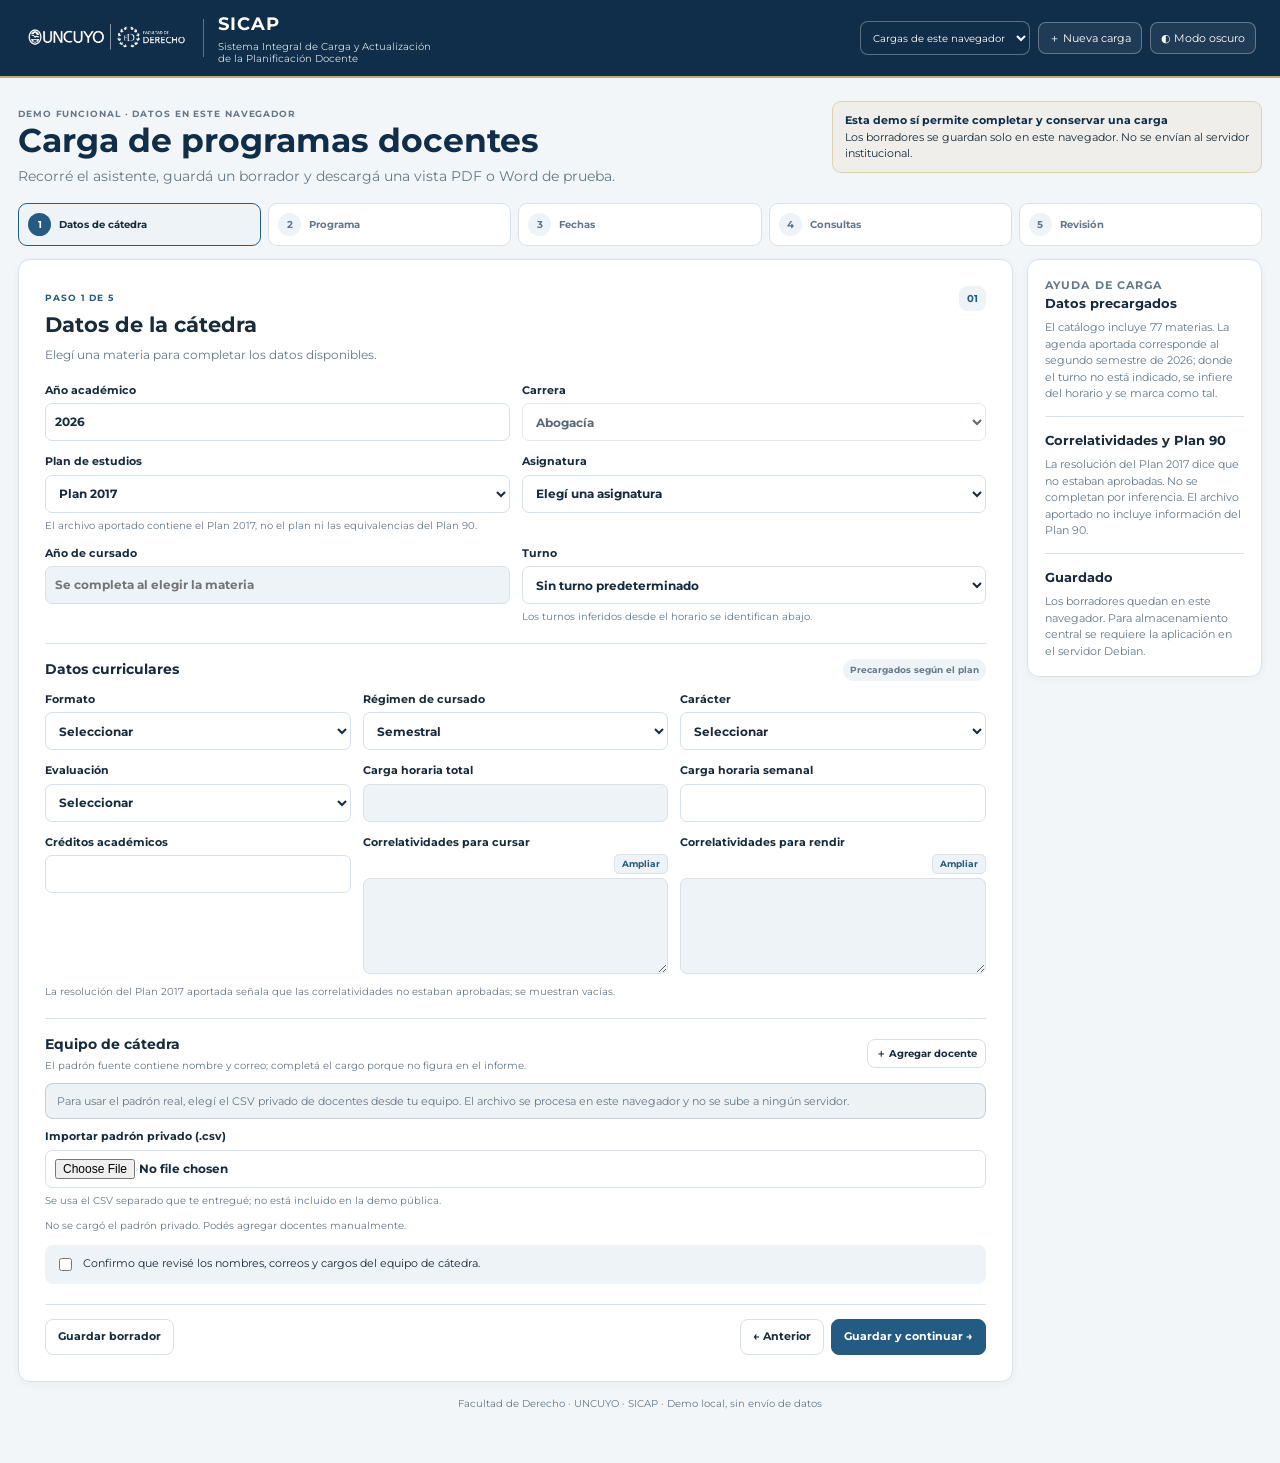
<file: docs/index.html>
<!doctype html>
<html lang="es" data-theme="light">
<head>
<meta charset="utf-8"><meta name="viewport" content="width=device-width,initial-scale=1"><meta name="color-scheme" content="light dark">
<title>SICAP · Demo funcional</title>
<style>
@font-face{font-family:Montserrat;src:url("assets/Montserrat-Regular.ttf") format("truetype");font-weight:400;font-display:swap}@font-face{font-family:Montserrat;src:url("assets/Montserrat-Bold.ttf") format("truetype");font-weight:600 900;font-display:swap}
:root{color-scheme:light;--navy:#102e49;--blue:#245b83;--gold:#c5ad68;--bg:#f3f6f8;--surface:#fff;--soft:#edf3f7;--ink:#172b3b;--muted:#657887;--line:#d8e1e7;--focus:#7db7e0;--shadow:0 2px 10px #102e490b}
:root[data-theme=dark]{color-scheme:dark;--navy:#0a2438;--blue:#77add0;--bg:#0d1e2b;--surface:#142c3d;--soft:#1b384d;--ink:#f0f5f8;--muted:#b2c2ce;--line:#2a465a;--focus:#a5d8fa;--shadow:none}
*{box-sizing:border-box}body{margin:0;min-height:100vh;background:var(--bg);color:var(--ink);font:14px/1.5 Montserrat,Arial,sans-serif}button,input,select,textarea{font:inherit}button,a{touch-action:manipulation}button{cursor:pointer}a{color:var(--blue);text-decoration:none}.topbar{position:sticky;top:0;z-index:5;background:var(--navy);border-bottom:2px solid var(--gold);color:white}.topbar-inner{max-width:1340px;margin:auto;min-height:76px;padding:9px 24px;display:flex;align-items:center;justify-content:space-between;gap:16px}.brand{display:flex;align-items:center;gap:14px;color:white}.logo{width:165px;max-height:49px;object-fit:contain}.divider{width:1px;height:38px;background:#fff5}.brand-title strong{font-size:18px;letter-spacing:.06em}.brand-title small{display:block;margin-top:3px;color:#d1dfe7;font-size:10px;line-height:1.25}.top-actions{display:flex;align-items:center;gap:8px}.top-actions select.top-btn{width:auto;max-width:185px;min-height:34px;padding:5px 8px;background:#102e49;color:#fff;border-color:#ffffff50;font-size:10px}.theme,.top-btn{border:1px solid #ffffff50;border-radius:8px;background:#fff1;color:#fff;padding:7px 10px;font-size:11px}.wrap{width:min(1250px,calc(100% - 36px));margin:auto;padding:23px 0 38px}.hero{display:flex;justify-content:space-between;align-items:flex-start;gap:18px;margin-bottom:16px}.hero h1{margin:0;color:var(--navy);font-size:clamp(25px,3vw,33px);line-height:1.2}.hero p{margin:6px 0 0;color:var(--muted)}:root[data-theme=dark] .hero h1{color:var(--ink)}.demo-alert{max-width:430px;padding:10px 12px;border:1px solid #c5ad6870;border-radius:9px;background:#c5ad6818;font-size:11px}.demo-alert b{display:block;color:var(--navy)}:root[data-theme=dark] .demo-alert b{color:var(--gold)}.steps{display:grid;grid-template-columns:repeat(5,1fr);gap:7px;margin-bottom:13px}.step{display:flex;align-items:center;gap:8px;min-height:43px;padding:7px 9px;border:1px solid var(--line);border-radius:9px;background:var(--surface);color:var(--muted);font-size:10px;font-weight:700}.step .num{width:23px;height:23px;flex:0 0 23px;border-radius:50%;display:grid;place-items:center;background:var(--soft)}.step.active{border-color:var(--blue);background:var(--soft);color:var(--ink)}.step.active .num{background:var(--blue);color:white}.step.done{color:#27644a}.layout{display:grid;grid-template-columns:minmax(0,1fr) 235px;gap:14px;align-items:start}.panel,.side{border:1px solid var(--line);border-radius:12px;background:var(--surface);box-shadow:var(--shadow)}.panel{padding:clamp(16px,2.5vw,26px);min-width:0}.side{position:sticky;top:90px;padding:17px}.side h3{margin:0 0 6px;font-size:13px}.side p{margin:0;color:var(--muted);font-size:11px}.side hr{border:0;border-top:1px solid var(--line);margin:14px 0}.heading{display:flex;justify-content:space-between;gap:12px;margin-bottom:18px}.heading h2{margin:2px 0 0;font-size:21px}.heading p{margin:5px 0 0;color:var(--muted);font-size:12px}.step-label,.eyebrow{color:var(--blue);font-size:9px;font-weight:800;letter-spacing:.1em}.badge{align-self:flex-start;padding:5px 8px;border-radius:8px;background:var(--soft);color:var(--blue);font-size:10px;font-weight:800}.grid{display:grid;grid-template-columns:repeat(2,minmax(0,1fr));gap:12px}.grid.three{grid-template-columns:repeat(3,minmax(0,1fr))}.field{display:flex;flex-direction:column;gap:5px;font-size:11px;font-weight:700}.field small,.hint{color:var(--muted);font-size:10px;font-weight:400}input:not([type=checkbox]),select,textarea{width:100%;min-height:38px;padding:8px 9px;border:1px solid var(--line);border-radius:7px;background:var(--surface);color:var(--ink);font-size:12px}textarea{min-height:96px;resize:vertical;line-height:1.5}input[readonly],textarea[readonly]{background:var(--soft);color:var(--muted)}.section{margin-top:19px;padding-top:15px;border-top:1px solid var(--line)}.section-title{display:flex;align-items:center;justify-content:space-between;gap:10px;margin:0 0 10px}.section-title h3{margin:0;font-size:14px}.section-title p{margin:3px 0 0;color:var(--muted);font-size:10px}.tag{padding:4px 7px;border-radius:999px;background:var(--soft);color:var(--muted);font-size:9px;font-weight:700}.notice{margin:9px 0;padding:9px 11px;border:1px solid #245b8338;border-radius:8px;background:color-mix(in srgb,var(--blue) 8%,var(--surface));color:var(--muted);font-size:11px}.schedule{margin-top:10px;padding:10px 12px;border:1px solid var(--line);border-radius:8px;background:var(--soft);font-size:10px}.schedule p{margin:4px 0;color:var(--muted)}.teacher,.repeat{margin:9px 0;padding:11px;border:1px solid var(--line);border-radius:9px;background:var(--surface)}.teacher-top,.repeat-top{display:flex;justify-content:space-between;align-items:center;gap:8px;margin-bottom:9px}.teacher-top strong,.repeat-top strong{font-size:12px}.chips{display:flex;flex-wrap:wrap;gap:5px;margin-top:7px}.chip{display:flex;align-items:center;gap:5px;padding:4px 7px;border:1px solid var(--line);border-radius:999px;background:var(--soft);font-size:10px;font-weight:500}.chip input{accent-color:var(--blue)}.confirm{display:flex;align-items:flex-start;gap:8px;margin-top:12px;padding:10px;border-radius:8px;background:var(--soft);font-size:11px}.confirm input{margin-top:3px;accent-color:var(--blue)}.btn{display:inline-flex;align-items:center;justify-content:center;gap:6px;min-height:36px;padding:7px 12px;border:1px solid var(--line);border-radius:8px;background:var(--surface);color:var(--ink);font-size:11px;font-weight:700}.btn:hover{background:var(--soft)}.btn.primary{border-color:var(--blue);background:var(--blue);color:white}.btn.small{min-height:29px;padding:5px 8px;font-size:10px}.btn.danger{color:#a53f43}.actions{display:flex;justify-content:space-between;gap:10px;margin-top:20px;padding-top:14px;border-top:1px solid var(--line)}.right-actions{display:flex;gap:7px}.screen[hidden],.hidden{display:none!important}.review{display:grid;grid-template-columns:repeat(2,minmax(0,1fr));gap:8px}.review-item{padding:8px;border-radius:7px;background:var(--soft);font-size:11px;white-space:pre-wrap;overflow-wrap:anywhere}.review-item b{display:block;margin-bottom:2px;color:var(--muted);font-size:9px;text-transform:uppercase;letter-spacing:.04em}.review-section{margin:14px 0 0}.review-section h3{margin:0 0 6px;color:var(--blue);font-size:13px}.review-section p{margin:3px 0;color:var(--muted);font-size:11px;white-space:pre-wrap}.field-control{display:flex;flex-direction:column;gap:4px}.expand{align-self:flex-end;padding:2px 7px;border:1px solid var(--line);border-radius:5px;background:var(--soft);color:var(--blue);font-size:9px}.expanded{position:fixed!important;z-index:20;inset:4vh 4vw!important;width:92vw!important;height:92vh!important;min-height:92vh!important;max-height:92vh!important;resize:none!important;box-shadow:0 0 0 100vmax #071522b8!important}.toast{position:fixed;right:16px;bottom:16px;z-index:30;padding:11px 14px;border-radius:9px;background:var(--navy);color:#fff;box-shadow:0 6px 20px #0002;font-size:12px}.footer{padding:14px 0;color:var(--muted);font-size:10px;text-align:center}.checkrow{display:flex;align-items:center;gap:7px;font-size:10px;color:var(--muted)}@media(max-width:900px){.layout{grid-template-columns:1fr}.side{position:static;display:grid;grid-template-columns:1fr 1fr;gap:8px 16px}.side hr,.side .eyebrow{grid-column:1/-1}.side hr{margin:6px 0}}@media(max-width:620px){.topbar-inner{min-height:63px;padding:8px 12px}.logo{width:108px;max-height:37px}.brand{gap:8px}.divider{height:29px}.brand-title strong{font-size:15px}.brand-title small{font-size:8px}.theme{font-size:10px}.wrap{width:calc(100% - 22px);padding:17px 0 28px}.hero{display:block}.demo-alert{margin-top:10px;max-width:none}.steps{gap:3px}.step{min-height:45px;padding:4px 2px;justify-content:center;flex-direction:column;gap:2px;text-align:center;font-size:8px}.step .num{width:20px;height:20px;flex-basis:20px}.panel{padding:14px}.grid,.grid.three,.review{grid-template-columns:1fr}.actions{flex-direction:column-reverse}.right-actions{justify-content:space-between}.actions .btn{flex:1}.side{display:block}.side hr{margin:12px 0}}@media print{.topbar,.steps,.side,.actions,.hero,.footer{display:none!important}.wrap{width:100%;padding:0}.layout{display:block}.panel{border:0;box-shadow:none}.screen[hidden]{display:none!important}}
</style>
</head>
<body>
<header class="topbar"><div class="topbar-inner"><a class="brand" href="#" aria-label="SICAP"><img class="logo" src="assets/logo-facultad-blanco.png" alt="Facultad de Derecho UNCUYO"><span class="divider"></span><span class="brand-title"><strong>SICAP</strong><small>Sistema Integral de Carga y Actualización<br>de la Planificación Docente</small></span></a><div class="top-actions"><select id="localPrograms" class="top-btn" aria-label="Abrir programa guardado"><option value="">Cargas de este navegador</option></select><button id="newProgram" class="top-btn" type="button">＋ Nueva carga</button><button id="theme" class="theme" type="button">◐ <span id="themeLabel">Modo oscuro</span></button></div></div></header>
<main class="wrap"><section class="hero"><div><p class="eyebrow">DEMO FUNCIONAL · DATOS EN ESTE NAVEGADOR</p><h1>Carga de programas docentes</h1><p>Recorré el asistente, guardá un borrador y descargá una vista PDF o Word de prueba.</p></div><div class="demo-alert"><b>Esta demo sí permite completar y conservar una carga</b>Los borradores se guardan solo en este navegador. No se envían al servidor institucional.</div></section>
<nav class="steps" aria-label="Pasos de carga"><button class="step active" data-go="1"><span class="num">1</span><span>Datos de cátedra</span></button><button class="step" data-go="2"><span class="num">2</span><span>Programa</span></button><button class="step" data-go="3"><span class="num">3</span><span>Fechas</span></button><button class="step" data-go="4"><span class="num">4</span><span>Consultas</span></button><button class="step" data-go="5"><span class="num">5</span><span>Revisión</span></button></nav>
<div class="layout"><article class="panel" id="app">
<section class="screen" data-screen="1"><div class="heading"><div><span class="step-label">PASO 1 DE 5</span><h2>Datos de la cátedra</h2><p>Elegí una materia para completar los datos disponibles.</p></div><span class="badge">01</span></div>
<div class="grid"><label class="field">Año académico<input id="academicYear" type="number" min="2020" max="2100" value="2026"></label><label class="field">Carrera<select id="career" disabled><option>Abogacía</option></select></label><label class="field">Plan de estudios<select id="plan"><option value="2017">Plan 2017</option><option value="90">Plan 90</option></select><small>El archivo aportado contiene el Plan 2017, no el plan ni las equivalencias del Plan 90.</small></label><label class="field">Asignatura<select id="subject" required><option value="">Elegí una asignatura</option></select></label><label class="field">Año de cursado<input id="courseYear" readonly placeholder="Se completa al elegir la materia"></label><label class="field">Turno<select id="shift"><option value="">Sin turno predeterminado</option><option>Mañana</option><option>Tarde</option><option>Ambos</option></select><small>Los turnos inferidos desde el horario se identifican abajo.</small></label></div>
<div class="section"><div class="section-title"><h3>Datos curriculares</h3><span class="tag">Precargados según el plan</span></div><div class="grid three"><label class="field">Formato<select id="format"><option value="">Seleccionar</option><option>Teórica</option><option>Asignatura</option><option>Taller</option></select></label><label class="field">Régimen de cursado<select id="term"><option selected>Semestral</option></select></label><label class="field">Carácter<select id="character"><option value="">Seleccionar</option><option>Obligatorio</option><option>Optativo</option></select></label><label class="field">Evaluación<select id="evaluationType"><option value="">Seleccionar</option><option>Promocional</option><option>Regular / examen final</option></select></label><label class="field">Carga horaria total<input id="hours" type="number" readonly></label><label class="field">Carga horaria semanal<input id="weeklyHours" type="number" min="0" step="0.01"></label><label class="field">Créditos académicos<input id="credits" type="number" min="0" step="0.01"></label><label class="field">Correlatividades para cursar<textarea id="prereqTake" rows="2" readonly></textarea></label><label class="field">Correlatividades para rendir<textarea id="prereqExam" rows="2" readonly></textarea></label></div><p id="catalogStatus" class="hint">La resolución del Plan 2017 aportada señala que las correlatividades no estaban aprobadas; se muestran vacías.</p><div id="schedule" class="schedule hidden"></div></div>
<div class="section"><div class="section-title"><div><h3>Equipo de cátedra</h3><p>El padrón fuente contiene nombre y correo; completá el cargo porque no figura en el informe.</p></div><button id="addTeacher" type="button" class="btn small">＋ Agregar docente</button></div><div class="notice">Para usar el padrón real, elegí el CSV privado de docentes desde tu equipo. El archivo se procesa en este navegador y no se sube a ningún servidor.</div><label class="field">Importar padrón privado (.csv)<input id="teacherCsv" type="file" accept=".csv,text/csv"><small>Se usa el CSV separado que te entregué; no está incluido en la demo pública.</small></label><p id="rosterStatus" class="hint">No se cargó el padrón privado. Podés agregar docentes manualmente.</p><div id="teamList"></div><label class="confirm"><input id="teamConfirmed" type="checkbox"><span>Confirmo que revisé los nombres, correos y cargos del equipo de cátedra.</span></label></div>
</section>
<section class="screen" data-screen="2" hidden><div class="heading"><div><span class="step-label">PASO 2 DE 5</span><h2>Programa</h2><p>Completá los contenidos. Podés ampliar cada campo para trabajar con más espacio.</p></div><span class="badge">02</span></div><div class="grid"><label class="field">Encuadre teórico / fundamentación<textarea id="framing" placeholder="Presentá el espacio curricular y su relación con el plan de estudios."></textarea></label><label class="field">Objetivo general<textarea id="objectivesGeneral" placeholder="Describí el propósito formativo central."></textarea></label><label class="field">Objetivos específicos<textarea id="objectivesSpecific" placeholder="Podés enumerarlos, uno por línea."></textarea></label><label class="field">Expectativas de logro<textarea id="expectations" placeholder="¿Qué se espera que puedan hacer las y los estudiantes?"></textarea></label><label class="field">Metodología de enseñanza y aprendizaje<textarea id="methodology" placeholder="Estrategias, actividades y recursos."></textarea></label></div><div class="section"><div class="section-title"><div><h3>Unidades y contenidos</h3><p>Cada unidad se agrega como tarjeta independiente y se puede editar.</p></div><button id="addUnit" type="button" class="btn small">＋ Agregar unidad</button></div><div id="unitList"></div></div><div class="grid section"><label class="field">Evaluación<textarea id="evaluationText" placeholder="Criterios, instrumentos y condiciones de aprobación."></textarea></label><label class="field">Bibliografía<textarea id="bibliography" placeholder="Bibliografía básica y complementaria."></textarea></label></div></section>
<section class="screen" data-screen="3" hidden><div class="heading"><div><span class="step-label">PASO 3 DE 5</span><h2>Fechas de evaluación</h2><p>Planificá trabajos prácticos, parciales y recuperatorios.</p></div><span class="badge">03</span></div><div id="assessmentList"></div><button id="addAssessment" type="button" class="btn">＋ Agregar fecha</button></section>
<section class="screen" data-screen="4" hidden><div class="heading"><div><span class="step-label">PASO 4 DE 5</span><h2>Horarios de consulta</h2><p>Revisá y gestioná tus horarios en SICDo.</p></div><span class="badge">04</span></div><div class="notice">SICDo conserva los horarios. La demo registra solo la confirmación; no modifica el portal externo.</div><iframe class="consult-frame" style="width:100%;height:610px;margin-top:10px;border:1px solid var(--line);border-radius:9px;background:white" src="https://consultas.derecho.uncu.edu.ar/horarios" title="Sistema de Información de Consultas Docentes" loading="lazy" referrerpolicy="strict-origin-when-cross-origin"></iframe><p class="hint">Si no se muestra dentro de la página, <a href="https://consultas.derecho.uncu.edu.ar/horarios" target="_blank" rel="noopener noreferrer">abrilo en otra pestaña ↗</a>.</p><label class="confirm"><input id="confirmSicdo" type="checkbox"><span>Confirmo que revisé los horarios de consulta en SICDo para el año académico seleccionado.</span></label></section>
<section class="screen" data-screen="5" hidden><div class="heading"><div><span class="step-label">PASO 5 DE 5</span><h2>Revisión final</h2><p>Revisá los datos y descargá el documento.</p></div><span class="badge">05</span></div><div id="reviewFacts" class="review"></div><div id="reviewContent"></div><div class="notice">La demo guarda borradores y programas enviados únicamente en el almacenamiento local de este navegador.</div><div class="section-title" style="margin-top:14px"><button id="downloadPdf" type="button" class="btn">↓ Imprimir / guardar PDF</button><button id="downloadWord" type="button" class="btn">↓ Descargar Word editable</button></div><button id="submitProgram" type="button" class="btn primary">Enviar en la demo</button></section>
<div class="actions"><button id="saveDraft" class="btn" type="button">Guardar borrador</button><div class="right-actions"><button id="prev" class="btn" type="button">← Anterior</button><button id="next" class="btn primary" type="button">Guardar y continuar →</button></div></div>
</article><aside class="side"><p class="eyebrow">AYUDA DE CARGA</p><h3>Datos precargados</h3><p>El catálogo incluye 77 materias. La agenda aportada corresponde al segundo semestre de 2026; donde el turno no está indicado, se infiere del horario y se marca como tal.</p><hr><h3>Correlatividades y Plan 90</h3><p>La resolución del Plan 2017 dice que no estaban aprobadas. No se completan por inferencia. El archivo aportado no incluye información del Plan 90.</p><hr><h3>Guardado</h3><p>Los borradores quedan en este navegador. Para almacenamiento central se requiere la aplicación en el servidor Debian.</p></aside></div><footer class="footer">Facultad de Derecho · UNCUYO · SICAP · Demo local, sin envío de datos</footer></main><div id="toast" class="toast hidden" role="status" aria-live="polite"></div>
<script>
const CATALOG=[{"name":"Introducción a la Filosofía","year":1,"group":"","hours":84,"shift_suggestion":"","weekly_hours":null,"credits":5.25,"format_suggestion":"Teórica","character_suggestion":"Obligatorio","prerequisites_to_take":"","prerequisites_to_exam":"","source_verified":true,"schedule":[],"id":"Introducción a la Filosofía"},{"name":"Problemática del Conocimiento","year":1,"group":"","hours":42,"shift_suggestion":"","weekly_hours":null,"credits":2.63,"format_suggestion":"Teórica","character_suggestion":"Obligatorio","prerequisites_to_take":"","prerequisites_to_exam":"","source_verified":true,"schedule":[],"id":"Problemática del Conocimiento"},{"name":"Introducción al Derecho","year":1,"group":"","hours":70,"shift_suggestion":"","weekly_hours":null,"credits":4.38,"format_suggestion":"Teórica","character_suggestion":"Obligatorio","prerequisites_to_take":"","prerequisites_to_exam":"","source_verified":true,"schedule":[],"id":"Introducción al Derecho"},{"name":"Derecho Romano","year":1,"group":"","hours":84,"shift_suggestion":"","weekly_hours":null,"credits":5.25,"format_suggestion":"Teórica","character_suggestion":"Obligatorio","prerequisites_to_take":"","prerequisites_to_exam":"","source_verified":true,"schedule":[],"id":"Derecho Romano"},{"name":"Historia de las Instituciones Argentinas y Latinoamericanas","year":1,"group":"","hours":70,"shift_suggestion":"Ambos","weekly_hours":3.58,"credits":4.38,"format_suggestion":"Teórica","character_suggestion":"Obligatorio","prerequisites_to_take":"","prerequisites_to_exam":"","source_verified":true,"schedule":[{"turn":"Mañana","shift_inferred":false,"semester":"2.º semestre","days":"Lunes, Miércoles","days_count":2,"times":"Lunes: 08:45–10:10 · Miércoles: 08:45–10:55","weekly_hours":"3.58","rooms":"Aula A","modality":"Presencial","source_period":"2.º semestre 2026"},{"turn":"Tarde","shift_inferred":false,"semester":"2.º semestre","days":"Miércoles, Jueves","days_count":2,"times":"Miércoles: 16:15–18:25 · Jueves: 18:30–19:55","weekly_hours":"3.58","rooms":"Aula A","modality":"Presencial","source_period":"2.º semestre 2026"}],"id":"Historia de las Instituciones Argentinas y Latinoamericanas"},{"name":"Derecho Político","year":1,"group":"","hours":70,"shift_suggestion":"Ambos","weekly_hours":3.58,"credits":4.38,"format_suggestion":"Teórica","character_suggestion":"Obligatorio","prerequisites_to_take":"","prerequisites_to_exam":"","source_verified":true,"schedule":[{"turn":"Mañana","shift_inferred":false,"semester":"2.º semestre","days":"Lunes, Martes","days_count":2,"times":"Lunes: 10:15–12:25 · Martes: 08:45–10:10","weekly_hours":"3.58","rooms":"Aula A","modality":"Presencial / Virtual","source_period":"2.º semestre 2026"},{"turn":"Tarde","shift_inferred":false,"semester":"2.º semestre","days":"Lunes, Martes","days_count":2,"times":"Lunes: 16:15–18:25 · Martes: 17:00–18:25","weekly_hours":"3.58","rooms":"Aula A","modality":"Presencial","source_period":"2.º semestre 2026"}],"id":"Derecho Político"},{"name":"Derecho Civil","year":1,"group":"","hours":84,"shift_suggestion":"Ambos","weekly_hours":4.25,"credits":5.25,"format_suggestion":"Teórica","character_suggestion":"Obligatorio","prerequisites_to_take":"","prerequisites_to_exam":"","source_verified":true,"schedule":[{"turn":"Mañana","shift_inferred":false,"semester":"2.º semestre","days":"Martes, Miércoles, Jueves","days_count":3,"times":"Martes: 12:30–13:55 · Miércoles: 11:00–12:25 · Jueves: 11:00–12:25","weekly_hours":"4.25","rooms":"Aula A","modality":"Presencial","source_period":"2.º semestre 2026"},{"turn":"Tarde","shift_inferred":false,"semester":"2.º semestre","days":"Lunes, Martes, Miércoles","days_count":3,"times":"Lunes: 18:30–19:55 · Martes: 18:30–19:55 · Miércoles: 18:30–19:55","weekly_hours":"4.25","rooms":"Aula A","modality":"Presencial","source_period":"2.º semestre 2026"}],"id":"Derecho Civil"},{"name":"Inglés I","year":1,"group":"","hours":42,"shift_suggestion":"Ambos","weekly_hours":2.17,"credits":2.63,"format_suggestion":"Asignatura","character_suggestion":"Obligatorio","prerequisites_to_take":"","prerequisites_to_exam":"","source_verified":true,"schedule":[{"turn":"Mañana","shift_inferred":false,"semester":"2.º semestre","days":"Jueves","days_count":1,"times":"Jueves: 08:45–10:55","weekly_hours":"2.17","rooms":"Aula A","modality":"Presencial","source_period":"2.º semestre 2026"},{"turn":"Tarde","shift_inferred":false,"semester":"2.º semestre","days":"Jueves","days_count":1,"times":"Jueves: 16:15–18:25","weekly_hours":"2.17","rooms":"Aula A","modality":"Presencial","source_period":"2.º semestre 2026"}],"id":"Inglés I"},{"name":"Derecho Penal Parte General I","year":2,"group":"","hours":56,"shift_suggestion":"","weekly_hours":null,"credits":3.5,"format_suggestion":"Teórica","character_suggestion":"Obligatorio","prerequisites_to_take":"","prerequisites_to_exam":"","source_verified":true,"schedule":[],"id":"Derecho Penal Parte General I"},{"name":"Derecho Constitucional","year":2,"group":"","hours":84,"shift_suggestion":"","weekly_hours":null,"credits":5.25,"format_suggestion":"Teórica","character_suggestion":"Obligatorio","prerequisites_to_take":"","prerequisites_to_exam":"","source_verified":true,"schedule":[],"id":"Derecho Constitucional"},{"name":"Principios de la Economía","year":2,"group":"","hours":70,"shift_suggestion":"","weekly_hours":null,"credits":4.38,"format_suggestion":"Teórica","character_suggestion":"Obligatorio","prerequisites_to_take":"","prerequisites_to_exam":"","source_verified":true,"schedule":[],"id":"Principios de la Economía"},{"name":"Derecho de las Obligaciones I","year":2,"group":"","hours":56,"shift_suggestion":"","weekly_hours":null,"credits":3.5,"format_suggestion":"Teórica","character_suggestion":"Obligatorio","prerequisites_to_take":"","prerequisites_to_exam":"","source_verified":true,"schedule":[],"id":"Derecho de las Obligaciones I"},{"name":"Inglés II","year":2,"group":"","hours":56,"shift_suggestion":"","weekly_hours":null,"credits":3.5,"format_suggestion":"Asignatura","character_suggestion":"Obligatorio","prerequisites_to_take":"","prerequisites_to_exam":"","source_verified":true,"schedule":[],"id":"Inglés II"},{"name":"Práctica Profesional Supervisada I","year":2,"group":"","hours":42,"shift_suggestion":"","weekly_hours":null,"credits":2.63,"format_suggestion":"Taller","character_suggestion":"Obligatorio","prerequisites_to_take":"","prerequisites_to_exam":"","source_verified":true,"schedule":[],"id":"Práctica Profesional Supervisada I"},{"name":"Derecho Penal Parte General II","year":2,"group":"","hours":56,"shift_suggestion":"Mañana","weekly_hours":3.58,"credits":3.5,"format_suggestion":"Teórica","character_suggestion":"Obligatorio","prerequisites_to_take":"","prerequisites_to_exam":"","source_verified":true,"schedule":[{"turn":"Mañana","shift_inferred":false,"semester":"2.º semestre","days":"Lunes, Martes","days_count":2,"times":"Lunes: 13:15–15:25 · Martes: 12:30–13:55","weekly_hours":"3.58","rooms":"Aula F, Aula B","modality":"Presencial","source_period":"2.º semestre 2026"}],"id":"Derecho Penal Parte General II"},{"name":"Finanzas Públicas y Derecho Tributario","year":2,"group":"","hours":70,"shift_suggestion":"Mañana","weekly_hours":3.58,"credits":4.38,"format_suggestion":"Teórica","character_suggestion":"Obligatorio","prerequisites_to_take":"","prerequisites_to_exam":"","source_verified":true,"schedule":[{"turn":"Mañana","shift_inferred":false,"semester":"2.º semestre","days":"Martes, Miércoles","days_count":2,"times":"Martes: 08:00–09:25 · Miércoles: 08:00–10:10","weekly_hours":"3.58","rooms":"Aula B","modality":"Presencial","source_period":"2.º semestre 2026"}],"id":"Finanzas Públicas y Derecho Tributario"},{"name":"Derecho de las Obligaciones II","year":2,"group":"","hours":56,"shift_suggestion":"Mañana","weekly_hours":2.83,"credits":3.5,"format_suggestion":"Teórica","character_suggestion":"Obligatorio","prerequisites_to_take":"","prerequisites_to_exam":"","source_verified":true,"schedule":[{"turn":"Mañana","shift_inferred":false,"semester":"2.º semestre","days":"Lunes, Martes","days_count":2,"times":"Lunes: 09:30–10:55 · Martes: 11:00–12:25","weekly_hours":"2.83","rooms":"Aula B","modality":"Presencial","source_period":"2.º semestre 2026"}],"id":"Derecho de las Obligaciones II"},{"name":"Derecho del Consumidor y Defensa de la Competencia","year":2,"group":"","hours":70,"shift_suggestion":"Mañana","weekly_hours":3.58,"credits":4.38,"format_suggestion":"Teórica","character_suggestion":"Obligatorio","prerequisites_to_take":"","prerequisites_to_exam":"","source_verified":true,"schedule":[{"turn":"Mañana","shift_inferred":false,"semester":"2.º semestre","days":"Lunes, Jueves","days_count":2,"times":"Lunes: 11:00–13:10 · Jueves: 11:00–12:25","weekly_hours":"3.58","rooms":"Aula B","modality":"Presencial","source_period":"2.º semestre 2026"}],"id":"Derecho del Consumidor y Defensa de la Competencia"},{"name":"Inglés III","year":2,"group":"","hours":56,"shift_suggestion":"Mañana","weekly_hours":2.83,"credits":3.5,"format_suggestion":"Asignatura","character_suggestion":"Obligatorio","prerequisites_to_take":"","prerequisites_to_exam":"","source_verified":true,"schedule":[{"turn":"Mañana","shift_inferred":false,"semester":"2.º semestre","days":"Martes, Jueves","days_count":2,"times":"Martes: 09:30–10:55 · Jueves: 09:30–10:55","weekly_hours":"2.83","rooms":"Aula B","modality":"Presencial","source_period":"2.º semestre 2026"}],"id":"Inglés III"},{"name":"Práctica Profesional Supervisada II","year":2,"group":"","hours":42,"shift_suggestion":"Mañana","weekly_hours":2.17,"credits":2.63,"format_suggestion":"Taller","character_suggestion":"Obligatorio","prerequisites_to_take":"","prerequisites_to_exam":"","source_verified":true,"schedule":[{"turn":"Mañana","shift_inferred":false,"semester":"2.º semestre","days":"Miércoles","days_count":1,"times":"Miércoles: 10:15–12:25","weekly_hours":"2.17","rooms":"Aula B","modality":"Presencial","source_period":"2.º semestre 2026"}],"id":"Práctica Profesional Supervisada II"},{"name":"Derecho Penal Parte Especial I","year":3,"group":"","hours":56,"shift_suggestion":"","weekly_hours":null,"credits":3.5,"format_suggestion":"Teórica","character_suggestion":"Obligatorio","prerequisites_to_take":"","prerequisites_to_exam":"","source_verified":true,"schedule":[],"id":"Derecho Penal Parte Especial I"},{"name":"Derecho Comercial y Societario I","year":3,"group":"","hours":56,"shift_suggestion":"","weekly_hours":null,"credits":3.5,"format_suggestion":"Teórica","character_suggestion":"Obligatorio","prerequisites_to_take":"","prerequisites_to_exam":"","source_verified":true,"schedule":[],"id":"Derecho Comercial y Societario I"},{"name":"Contratos Civiles y Comerciales I","year":3,"group":"","hours":56,"shift_suggestion":"","weekly_hours":null,"credits":3.5,"format_suggestion":"Teórica","character_suggestion":"Obligatorio","prerequisites_to_take":"","prerequisites_to_exam":"","source_verified":true,"schedule":[],"id":"Contratos Civiles y Comerciales I"},{"name":"Sociología del Derecho","year":3,"group":"","hours":70,"shift_suggestion":"","weekly_hours":null,"credits":4.38,"format_suggestion":"Teórica","character_suggestion":"Obligatorio","prerequisites_to_take":"","prerequisites_to_exam":"","source_verified":true,"schedule":[],"id":"Sociología del Derecho"},{"name":"Práctica Profesional Supervisada III","year":3,"group":"","hours":42,"shift_suggestion":"","weekly_hours":null,"credits":2.63,"format_suggestion":"Taller","character_suggestion":"Obligatorio","prerequisites_to_take":"","prerequisites_to_exam":"","source_verified":true,"schedule":[],"id":"Práctica Profesional Supervisada III"},{"name":"Derecho Penal Parte Especial II","year":3,"group":"","hours":56,"shift_suggestion":"Tarde","weekly_hours":3.58,"credits":3.5,"format_suggestion":"Teórica","character_suggestion":"Obligatorio","prerequisites_to_take":"","prerequisites_to_exam":"","source_verified":true,"schedule":[{"turn":"Tarde","shift_inferred":true,"semester":"2.º semestre","days":"Miércoles, Jueves","days_count":2,"times":"Miércoles: 15:30–17:40 · Jueves: 15:30–16:55","weekly_hours":"3.58","rooms":"Aula E","modality":"Presencial","source_period":"2.º semestre 2026"}],"id":"Derecho Penal Parte Especial II"},{"name":"Derecho Comercial y Societario II","year":3,"group":"","hours":56,"shift_suggestion":"Tarde","weekly_hours":2.83,"credits":3.5,"format_suggestion":"Teórica","character_suggestion":"Obligatorio","prerequisites_to_take":"","prerequisites_to_exam":"","source_verified":true,"schedule":[{"turn":"Tarde","shift_inferred":true,"semester":"2.º semestre","days":"Lunes, Jueves","days_count":2,"times":"Lunes: 14:45–16:10 · Jueves: 17:00–18:25","weekly_hours":"2.83","rooms":"Aula E","modality":"Presencial","source_period":"2.º semestre 2026"}],"id":"Derecho Comercial y Societario II"},{"name":"Contratos Civiles y Comerciales II","year":3,"group":"","hours":56,"shift_suggestion":"Tarde","weekly_hours":2.83,"credits":3.5,"format_suggestion":"Teórica","character_suggestion":"Obligatorio","prerequisites_to_take":"","prerequisites_to_exam":"","source_verified":true,"schedule":[{"turn":"Tarde","shift_inferred":true,"semester":"2.º semestre","days":"Lunes, Martes","days_count":2,"times":"Lunes: 16:15–17:40 · Martes: 16:15–17:40","weekly_hours":"2.83","rooms":"Aula E","modality":"Presencial","source_period":"2.º semestre 2026"}],"id":"Contratos Civiles y Comerciales II"},{"name":"Filosofía del Derecho","year":3,"group":"","hours":70,"shift_suggestion":"Tarde","weekly_hours":3.58,"credits":4.38,"format_suggestion":"Teórica","character_suggestion":"Obligatorio","prerequisites_to_take":"","prerequisites_to_exam":"","source_verified":true,"schedule":[{"turn":"Tarde","shift_inferred":true,"semester":"2.º semestre","days":"Miércoles, Jueves","days_count":2,"times":"Miércoles: 17:45–19:55 · Jueves: 18:30–19:55","weekly_hours":"3.58","rooms":"Aula E","modality":"Presencial","source_period":"2.º semestre 2026"}],"id":"Filosofía del Derecho"},{"name":"Mediación I","year":3,"group":"","hours":42,"shift_suggestion":"Tarde","weekly_hours":2.17,"credits":2.63,"format_suggestion":"Taller","character_suggestion":"Obligatorio","prerequisites_to_take":"","prerequisites_to_exam":"","source_verified":true,"schedule":[{"turn":"Tarde","shift_inferred":true,"semester":"2.º semestre","days":"Martes","days_count":1,"times":"Martes: 17:45–19:55","weekly_hours":"2.17","rooms":"Aula E","modality":"Presencial","source_period":"2.º semestre 2026"}],"id":"Mediación I"},{"name":"Práctica Profesional Supervisada IV","year":3,"group":"","hours":42,"shift_suggestion":"Tarde","weekly_hours":2.17,"credits":2.63,"format_suggestion":"Taller","character_suggestion":"Obligatorio","prerequisites_to_take":"","prerequisites_to_exam":"","source_verified":true,"schedule":[{"turn":"Tarde","shift_inferred":true,"semester":"2.º semestre","days":"Lunes","days_count":1,"times":"Lunes: 17:45–19:55","weekly_hours":"2.17","rooms":"Aula E","modality":"Presencial","source_period":"2.º semestre 2026"}],"id":"Práctica Profesional Supervisada IV"},{"name":"Derechos Reales I","year":4,"group":"","hours":56,"shift_suggestion":"","weekly_hours":null,"credits":3.5,"format_suggestion":"Teórica","character_suggestion":"Obligatorio","prerequisites_to_take":"","prerequisites_to_exam":"","source_verified":true,"schedule":[],"id":"Derechos Reales I"},{"name":"Títulos Valores","year":4,"group":"","hours":56,"shift_suggestion":"","weekly_hours":null,"credits":3.5,"format_suggestion":"Teórica","character_suggestion":"Obligatorio","prerequisites_to_take":"","prerequisites_to_exam":"","source_verified":true,"schedule":[],"id":"Títulos Valores"},{"name":"Derecho del Trabajo y la Seguridad Social","year":4,"group":"","hours":84,"shift_suggestion":"","weekly_hours":null,"credits":5.25,"format_suggestion":"Teórica","character_suggestion":"Obligatorio","prerequisites_to_take":"","prerequisites_to_exam":"","source_verified":true,"schedule":[],"id":"Derecho del Trabajo y la Seguridad Social"},{"name":"Derecho Procesal Civil y Comercial. Parte General","year":4,"group":"","hours":70,"shift_suggestion":"","weekly_hours":null,"credits":4.38,"format_suggestion":"Teórica","character_suggestion":"Obligatorio","prerequisites_to_take":"","prerequisites_to_exam":"","source_verified":true,"schedule":[],"id":"Derecho Procesal Civil y Comercial. Parte General"},{"name":"Mediación II","year":4,"group":"","hours":42,"shift_suggestion":"","weekly_hours":null,"credits":2.63,"format_suggestion":"Taller","character_suggestion":"Obligatorio","prerequisites_to_take":"","prerequisites_to_exam":"","source_verified":true,"schedule":[],"id":"Mediación II"},{"name":"Práctica Profesional Supervisada V","year":4,"group":"","hours":42,"shift_suggestion":"","weekly_hours":null,"credits":2.63,"format_suggestion":"Taller","character_suggestion":"Obligatorio","prerequisites_to_take":"","prerequisites_to_exam":"","source_verified":true,"schedule":[],"id":"Práctica Profesional Supervisada V"},{"name":"Derechos Reales II","year":4,"group":"","hours":56,"shift_suggestion":"Tarde","weekly_hours":2.83,"credits":3.5,"format_suggestion":"Teórica","character_suggestion":"Obligatorio","prerequisites_to_take":"","prerequisites_to_exam":"","source_verified":true,"schedule":[{"turn":"Tarde","shift_inferred":true,"semester":"2.º semestre","days":"Miércoles, Jueves","days_count":2,"times":"Miércoles: 17:00–18:25 · Jueves: 16:15–17:40","weekly_hours":"2.83","rooms":"Aula B","modality":"Presencial","source_period":"2.º semestre 2026"}],"id":"Derechos Reales II"},{"name":"Derecho Procesal Civil y Comercial. Parte Especial","year":4,"group":"","hours":70,"shift_suggestion":"Tarde","weekly_hours":3.58,"credits":4.38,"format_suggestion":"Teórica","character_suggestion":"Obligatorio","prerequisites_to_take":"","prerequisites_to_exam":"","source_verified":true,"schedule":[{"turn":"Tarde","shift_inferred":true,"semester":"2.º semestre","days":"Lunes, Miércoles","days_count":2,"times":"Lunes: 17:00–19:10 · Miércoles: 18:30–19:55","weekly_hours":"3.58","rooms":"Aula F, Aula B","modality":"Presencial","source_period":"2.º semestre 2026"}],"id":"Derecho Procesal Civil y Comercial. Parte Especial"},{"name":"Derecho Concursal","year":4,"group":"","hours":56,"shift_suggestion":"Tarde","weekly_hours":2.83,"credits":3.5,"format_suggestion":"Teórica","character_suggestion":"Obligatorio","prerequisites_to_take":"","prerequisites_to_exam":"","source_verified":true,"schedule":[{"turn":"Tarde","shift_inferred":true,"semester":"2.º semestre","days":"Lunes, Martes","days_count":2,"times":"Lunes: 19:15–20:40 · Martes: 19:15–20:40","weekly_hours":"2.83","rooms":"Aula B","modality":"Presencial","source_period":"2.º semestre 2026"}],"id":"Derecho Concursal"},{"name":"Derecho de las Familias","year":4,"group":"","hours":70,"shift_suggestion":"Tarde","weekly_hours":3.58,"credits":4.38,"format_suggestion":"Teórica","character_suggestion":"Obligatorio","prerequisites_to_take":"","prerequisites_to_exam":"","source_verified":true,"schedule":[{"turn":"Tarde","shift_inferred":true,"semester":"2.º semestre","days":"Lunes, Martes","days_count":2,"times":"Lunes: 14:45–16:55 · Martes: 17:45–19:10","weekly_hours":"3.58","rooms":"Aula B","modality":"Presencial","source_period":"2.º semestre 2026"}],"id":"Derecho de las Familias"},{"name":"Derechos Humanos","year":4,"group":"","hours":42,"shift_suggestion":"Tarde","weekly_hours":2.17,"credits":2.63,"format_suggestion":"Teórica","character_suggestion":"Obligatorio","prerequisites_to_take":"","prerequisites_to_exam":"","source_verified":true,"schedule":[{"turn":"Tarde","shift_inferred":true,"semester":"2.º semestre","days":"Miércoles","days_count":1,"times":"Miércoles: 14:45–16:55","weekly_hours":"2.17","rooms":"Aula B","modality":"Presencial","source_period":"2.º semestre 2026"}],"id":"Derechos Humanos"},{"name":"Metodología de la Investigación I","year":4,"group":"","hours":56,"shift_suggestion":"Tarde","weekly_hours":2.83,"credits":3.5,"format_suggestion":"Asignatura","character_suggestion":"Obligatorio","prerequisites_to_take":"","prerequisites_to_exam":"","source_verified":true,"schedule":[{"turn":"Tarde","shift_inferred":true,"semester":"2.º semestre","days":"Martes, Jueves","days_count":2,"times":"Martes: 16:15–17:40 · Jueves: 14:45–16:10","weekly_hours":"2.83","rooms":"Aula B","modality":"Presencial","source_period":"2.º semestre 2026"}],"id":"Metodología de la Investigación I"},{"name":"Práctica Profesional Supervisada VI","year":4,"group":"","hours":42,"shift_suggestion":"Tarde","weekly_hours":2.17,"credits":2.63,"format_suggestion":"Taller","character_suggestion":"Obligatorio","prerequisites_to_take":"","prerequisites_to_exam":"","source_verified":true,"schedule":[{"turn":"Tarde","shift_inferred":true,"semester":"2.º semestre","days":"Jueves","days_count":1,"times":"Jueves: 17:45–19:55","weekly_hours":"2.17","rooms":"Aula B","modality":"Presencial","source_period":"2.º semestre 2026"}],"id":"Práctica Profesional Supervisada VI"},{"name":"Derecho Sucesorio","year":5,"group":"","hours":70,"shift_suggestion":"","weekly_hours":null,"credits":4.38,"format_suggestion":"Teórica","character_suggestion":"Obligatorio","prerequisites_to_take":"","prerequisites_to_exam":"","source_verified":true,"schedule":[],"id":"Derecho Sucesorio"},{"name":"Derecho Administrativo I","year":5,"group":"","hours":70,"shift_suggestion":"","weekly_hours":null,"credits":4.38,"format_suggestion":"Teórica","character_suggestion":"Obligatorio","prerequisites_to_take":"","prerequisites_to_exam":"","source_verified":true,"schedule":[],"id":"Derecho Administrativo I"},{"name":"Derecho Procesal Penal I","year":5,"group":"","hours":70,"shift_suggestion":"","weekly_hours":null,"credits":4.38,"format_suggestion":"Teórica","character_suggestion":"Obligatorio","prerequisites_to_take":"","prerequisites_to_exam":"","source_verified":true,"schedule":[],"id":"Derecho Procesal Penal I"},{"name":"Derecho Internacional Público y de la Integración","year":5,"group":"","hours":70,"shift_suggestion":"","weekly_hours":null,"credits":4.38,"format_suggestion":"Teórica","character_suggestion":"Obligatorio","prerequisites_to_take":"","prerequisites_to_exam":"","source_verified":true,"schedule":[],"id":"Derecho Internacional Público y de la Integración"},{"name":"Mediación III","year":5,"group":"","hours":42,"shift_suggestion":"","weekly_hours":null,"credits":2.63,"format_suggestion":"Taller","character_suggestion":"Obligatorio","prerequisites_to_take":"","prerequisites_to_exam":"","source_verified":true,"schedule":[],"id":"Mediación III"},{"name":"Práctica Profesional Supervisada VII","year":5,"group":"","hours":56,"shift_suggestion":"","weekly_hours":null,"credits":3.5,"format_suggestion":"Taller","character_suggestion":"Obligatorio","prerequisites_to_take":"","prerequisites_to_exam":"","source_verified":true,"schedule":[],"id":"Práctica Profesional Supervisada VII"},{"name":"Derecho Administrativo II","year":5,"group":"","hours":70,"shift_suggestion":"Tarde","weekly_hours":3.58,"credits":4.38,"format_suggestion":"Teórica","character_suggestion":"Obligatorio","prerequisites_to_take":"","prerequisites_to_exam":"","source_verified":true,"schedule":[{"turn":"Tarde","shift_inferred":true,"semester":"2.º semestre","days":"Lunes, Jueves","days_count":2,"times":"Lunes: 17:00–18:25 · Jueves: 16:15–18:25","weekly_hours":"3.58","rooms":"Aula C","modality":"Presencial","source_period":"2.º semestre 2026"}],"id":"Derecho Administrativo II"},{"name":"Derecho Procesal Penal II","year":5,"group":"","hours":70,"shift_suggestion":"Tarde","weekly_hours":3.58,"credits":4.38,"format_suggestion":"Teórica","character_suggestion":"Obligatorio","prerequisites_to_take":"","prerequisites_to_exam":"","source_verified":true,"schedule":[{"turn":"Tarde","shift_inferred":true,"semester":"2.º semestre","days":"Martes, Miércoles","days_count":2,"times":"Martes: 17:00–19:10 · Miércoles: 14:45–16:10","weekly_hours":"3.58","rooms":"Aula C","modality":"Presencial","source_period":"2.º semestre 2026"}],"id":"Derecho Procesal Penal II"},{"name":"Derecho de los Recursos Naturales, Aguas y Protección del Medio Ambiente","year":5,"group":"","hours":70,"shift_suggestion":"Tarde","weekly_hours":3.58,"credits":4.38,"format_suggestion":"Teórica","character_suggestion":"Obligatorio","prerequisites_to_take":"","prerequisites_to_exam":"","source_verified":true,"schedule":[{"turn":"Tarde","shift_inferred":true,"semester":"2.º semestre","days":"Lunes, Miércoles","days_count":2,"times":"Lunes: 14:45–16:55 · Miércoles: 18:30–19:55","weekly_hours":"3.58","rooms":"Aula C","modality":"Presencial","source_period":"2.º semestre 2026"}],"id":"Derecho de los Recursos Naturales, Aguas y Protección del Medio Ambiente"},{"name":"Derecho Internacional Privado","year":5,"group":"","hours":70,"shift_suggestion":"Tarde","weekly_hours":3.58,"credits":4.38,"format_suggestion":"Teórica","character_suggestion":"Obligatorio","prerequisites_to_take":"","prerequisites_to_exam":"","source_verified":true,"schedule":[{"turn":"Tarde","shift_inferred":true,"semester":"2.º semestre","days":"Martes, Miércoles","days_count":2,"times":"Martes: 15:30–16:55 · Miércoles: 16:15–18:25","weekly_hours":"3.58","rooms":"Aula A, Aula F","modality":"Presencial","source_period":"2.º semestre 2026"}],"id":"Derecho Internacional Privado"},{"name":"Metodología de la Investigación II","year":5,"group":"","hours":56,"shift_suggestion":"Tarde","weekly_hours":2.83,"credits":3.5,"format_suggestion":"Asignatura","character_suggestion":"Obligatorio","prerequisites_to_take":"","prerequisites_to_exam":"","source_verified":true,"schedule":[{"turn":"Tarde","shift_inferred":true,"semester":"2.º semestre","days":"Martes, Jueves","days_count":2,"times":"Martes: 19:15–20:40 · Jueves: 18:30–19:55","weekly_hours":"2.83","rooms":"Aula C","modality":"Presencial","source_period":"2.º semestre 2026"}],"id":"Metodología de la Investigación II"},{"name":"Práctica Profesional Supervisada VIII","year":5,"group":"","hours":56,"shift_suggestion":"Tarde","weekly_hours":2.83,"credits":3.5,"format_suggestion":"Taller","character_suggestion":"Obligatorio","prerequisites_to_take":"","prerequisites_to_exam":"","source_verified":true,"schedule":[{"turn":"Tarde","shift_inferred":true,"semester":"2.º semestre","days":"Martes, Jueves","days_count":2,"times":"Martes: 14:00–15:25 · Jueves: 14:45–16:10","weekly_hours":"2.83","rooms":"Aula L","modality":"Presencial","source_period":"2.º semestre 2026"}],"id":"Práctica Profesional Supervisada VIII"},{"name":"Derecho Público Provincial y Municipal","year":null,"group":"Optativa de 3.º año","hours":42,"shift_suggestion":"","weekly_hours":null,"credits":2.63,"format_suggestion":"Taller","character_suggestion":"Optativo","prerequisites_to_take":"","prerequisites_to_exam":"","source_verified":true,"schedule":[],"id":"Derecho Público Provincial y Municipal"},{"name":"Derecho de la Salud y Responsabilidad Médica","year":null,"group":"Optativa de 3.º año","hours":42,"shift_suggestion":"","weekly_hours":null,"credits":2.63,"format_suggestion":"Taller","character_suggestion":"Optativo","prerequisites_to_take":"","prerequisites_to_exam":"","source_verified":true,"schedule":[],"id":"Derecho de la Salud y Responsabilidad Médica"},{"name":"Criminología","year":null,"group":"Optativa de 3.º año","hours":42,"shift_suggestion":"","weekly_hours":null,"credits":2.63,"format_suggestion":"Taller","character_suggestion":"Optativo","prerequisites_to_take":"","prerequisites_to_exam":"","source_verified":true,"schedule":[],"id":"Criminología"},{"name":"Derecho del Transporte","year":null,"group":"Optativa de 3.º año","hours":42,"shift_suggestion":"","weekly_hours":null,"credits":2.63,"format_suggestion":"Taller","character_suggestion":"Optativo","prerequisites_to_take":"","prerequisites_to_exam":"","source_verified":true,"schedule":[],"id":"Derecho del Transporte"},{"name":"Derecho Electoral","year":null,"group":"Optativa de 4.º año","hours":42,"shift_suggestion":"","weekly_hours":null,"credits":2.63,"format_suggestion":"Taller","character_suggestion":"Optativo","prerequisites_to_take":"","prerequisites_to_exam":"","source_verified":true,"schedule":[],"id":"Derecho Electoral"},{"name":"Derecho del Deporte","year":null,"group":"Optativa de 4.º año","hours":42,"shift_suggestion":"","weekly_hours":null,"credits":2.63,"format_suggestion":"Taller","character_suggestion":"Optativo","prerequisites_to_take":"","prerequisites_to_exam":"","source_verified":true,"schedule":[],"id":"Derecho del Deporte"},{"name":"Inteligencia Criminal y Crimen Organizado","year":null,"group":"Optativa de 4.º año","hours":42,"shift_suggestion":"","weekly_hours":null,"credits":2.63,"format_suggestion":"Taller","character_suggestion":"Optativo","prerequisites_to_take":"","prerequisites_to_exam":"","source_verified":true,"schedule":[],"id":"Inteligencia Criminal y Crimen Organizado"},{"name":"Derecho Aeronáutico","year":null,"group":"Optativa de 4.º año","hours":42,"shift_suggestion":"","weekly_hours":null,"credits":2.63,"format_suggestion":"Taller","character_suggestion":"Optativo","prerequisites_to_take":"","prerequisites_to_exam":"","source_verified":true,"schedule":[],"id":"Derecho Aeronáutico"},{"name":"Derecho Aduanero","year":null,"group":"Optativa de 4.º año","hours":42,"shift_suggestion":"","weekly_hours":null,"credits":2.63,"format_suggestion":"Taller","character_suggestion":"Optativo","prerequisites_to_take":"","prerequisites_to_exam":"","source_verified":true,"schedule":[],"id":"Derecho Aduanero"},{"name":"Derecho Procesal","year":null,"group":"Optativa de 4.º año","hours":42,"shift_suggestion":"","weekly_hours":null,"credits":2.63,"format_suggestion":"Taller","character_suggestion":"Optativo","prerequisites_to_take":"","prerequisites_to_exam":"","source_verified":true,"schedule":[],"id":"Derecho Procesal"},{"name":"Constitucional","year":null,"group":"Optativa de 4.º año","hours":42,"shift_suggestion":"","weekly_hours":null,"credits":2.63,"format_suggestion":"Taller","character_suggestion":"Optativo","prerequisites_to_take":"","prerequisites_to_exam":"","source_verified":true,"schedule":[],"id":"Constitucional"},{"name":"Derecho Informático","year":null,"group":"Optativa de 4.º año","hours":42,"shift_suggestion":"","weekly_hours":null,"credits":2.63,"format_suggestion":"Taller","character_suggestion":"Optativo","prerequisites_to_take":"","prerequisites_to_exam":"","source_verified":true,"schedule":[],"id":"Derecho Informático"},{"name":"Análisis Económico del Derecho","year":null,"group":"Optativa de 4.º año","hours":42,"shift_suggestion":"","weekly_hours":null,"credits":2.63,"format_suggestion":"Taller","character_suggestion":"Optativo","prerequisites_to_take":"","prerequisites_to_exam":"","source_verified":true,"schedule":[],"id":"Análisis Económico del Derecho"},{"name":"Derecho Bancario Bursátil y Seguros","year":null,"group":"Optativa de 4.º año","hours":42,"shift_suggestion":"","weekly_hours":null,"credits":2.63,"format_suggestion":"Taller","character_suggestion":"Optativo","prerequisites_to_take":"","prerequisites_to_exam":"","source_verified":true,"schedule":[],"id":"Derecho Bancario Bursátil y Seguros"},{"name":"Propiedad Horizontal y Conjuntos Inmobiliarios","year":null,"group":"Optativa de 4.º año","hours":42,"shift_suggestion":"","weekly_hours":null,"credits":2.63,"format_suggestion":"Taller","character_suggestion":"Optativo","prerequisites_to_take":"","prerequisites_to_exam":"","source_verified":true,"schedule":[],"id":"Propiedad Horizontal y Conjuntos Inmobiliarios"},{"name":"Derecho Penal Económico","year":null,"group":"Optativa de 5.º año","hours":42,"shift_suggestion":"","weekly_hours":null,"credits":2.63,"format_suggestion":"Taller","character_suggestion":"Optativo","prerequisites_to_take":"","prerequisites_to_exam":"","source_verified":true,"schedule":[],"id":"Derecho Penal Económico"},{"name":"Procedimientos y Procesos Administrativos Especiales","year":null,"group":"Optativa de 5.º año","hours":42,"shift_suggestion":"","weekly_hours":null,"credits":2.63,"format_suggestion":"Taller","character_suggestion":"Optativo","prerequisites_to_take":"","prerequisites_to_exam":"","source_verified":true,"schedule":[],"id":"Procedimientos y Procesos Administrativos Especiales"},{"name":"Empresa Familiar","year":null,"group":"Optativa de 5.º año","hours":42,"shift_suggestion":"","weekly_hours":null,"credits":2.63,"format_suggestion":"Taller","character_suggestion":"Optativo","prerequisites_to_take":"","prerequisites_to_exam":"","source_verified":true,"schedule":[],"id":"Empresa Familiar"},{"name":"Integración Regional","year":null,"group":"Optativa de 5.º año","hours":42,"shift_suggestion":"","weekly_hours":null,"credits":2.63,"format_suggestion":"Taller","character_suggestion":"Optativo","prerequisites_to_take":"","prerequisites_to_exam":"","source_verified":true,"schedule":[],"id":"Integración Regional"},{"name":"Derecho de los Negocios Internacionales","year":null,"group":"Optativa de 5.º año","hours":42,"shift_suggestion":"","weekly_hours":null,"credits":2.63,"format_suggestion":"Taller","character_suggestion":"Optativo","prerequisites_to_take":"","prerequisites_to_exam":"","source_verified":true,"schedule":[],"id":"Derecho de los Negocios Internacionales"},{"name":"Derecho Notarial y Registral","year":null,"group":"Optativa de 5.º año","hours":null,"shift_suggestion":"","weekly_hours":null,"credits":null,"format_suggestion":"Taller","character_suggestion":"Optativo","prerequisites_to_take":"","prerequisites_to_exam":"","source_verified":true,"schedule":[],"id":"Derecho Notarial y Registral"}];
(()=>{
const $=id=>document.getElementById(id),esc=s=>String(s??'').replace(/[&<>"']/g,c=>({'&':'&amp;','<':'&lt;','>':'&gt;','"':'&quot;',"'":'&#39;'}[c]));let current=1, roster=[], draft={}, teamTouched=false;
const nav=[...document.querySelectorAll('.step')], screens=[...document.querySelectorAll('.screen')];
function toast(s){$('toast').textContent=s;$('toast').classList.remove('hidden');setTimeout(()=>$('toast').classList.add('hidden'),3000)}
function show(n){current=Math.max(1,Math.min(5,n));screens.forEach(x=>x.hidden=Number(x.dataset.screen)!==current);nav.forEach(x=>{let k=Number(x.dataset.go);x.classList.toggle('active',k===current);x.classList.toggle('done',k<current)});$('prev').disabled=current===1;$('next').classList.toggle('hidden',current===5);if(current===5)review();window.scrollTo({top:0,behavior:'smooth'})}
nav.forEach(b=>b.addEventListener('click',()=>{if(current===1&&!validStep1(false))return;show(Number(b.dataset.go))}));$('prev').addEventListener('click',()=>show(current-1));$('next').addEventListener('click',()=>{if(current===1&&!validStep1(true))return;if(current===4&&!$('confirmSicdo').checked){toast('Confirmá la revisión de SICDo para continuar.');return}saveState(false);show(current+1)});
function fillCatalog(){CATALOG.forEach((x,i)=>{let o=document.createElement('option');o.value=i;o.textContent=(x.year?`${x.year}.º año · `:`${x.group} · `)+x.name;$('subject').append(o)})}
function currentCourse(){return CATALOG[Number($('subject').value)]||null}
function selectCourse(c,reset=true){if(!c)return;$('courseYear').value=c.year?`${c.year}.º año`:c.group||'';const is17=$('plan').value==='2017';$('hours').value=is17?(c.hours||''):'';$('credits').value=is17?(c.credits||''):'';$('prereqTake').value=is17?c.prerequisites_to_take:'';$('prereqExam').value=is17?c.prerequisites_to_exam:'';$('format').value=is17?c.format_suggestion:'';$('character').value=is17?c.character_suggestion:'';$('term').value='Semestral';$('shift').value=c.shift_suggestion||'';$('weeklyHours').value=c.weekly_hours||'';$('catalogStatus').textContent=is17?'Créditos, horas y carácter precargados del Plan 2017. Las correlatividades quedan vacías porque la resolución dice que no estaban aprobadas.':'El archivo aportado no contiene los datos curriculares del Plan 90; esos campos quedan vacíos.';renderSchedule(c);renderRoster(c,reset)}
function renderSchedule(c){const box=$('schedule'),s=c.schedule||[];box.classList.toggle('hidden',!s.length);box.innerHTML=s.length?`<b>Agenda · ${esc(s[0].source_period||'')}</b>${s.map(x=>`<p><strong>${esc(x.turn)}</strong>${x.shift_inferred?' (inferido del horario)':''} · ${esc(x.days)} · ${esc(x.times)} · ${esc(x.rooms)} · ${esc(x.modality)} · ${esc(x.weekly_hours)} h semanales</p>`).join('')}`:''}
$('subject').addEventListener('change',()=>{let c=currentCourse();if(c)selectCourse(c);else{['courseYear','hours','credits','weeklyHours','prereqTake','prereqExam','format','character'].forEach(k=>$(k).value='');$('schedule').classList.add('hidden');$('teamList').innerHTML=''}});
$('plan').addEventListener('change',()=>{if(currentCourse())selectCourse(currentCourse())});$('shift').addEventListener('change',()=>{if(currentCourse())renderRoster(currentCourse(),true)});
function renderRoster(c,reset){if(reset){$('teamList').innerHTML='';teamTouched=false}if(teamTouched&&!reset)return;let people=roster.filter(t=>same(t.subject,c.name)&&(!t.shift||$('shift').value==='Ambos'||same(t.shift,$('shift').value)));if(people.length){people.forEach(t=>addTeacher(t));$('rosterStatus').textContent=`${people.length} docente(s) asociado(s) a ${c.name}; elegí el cargo de cada integrante.`}else if(!roster.length){$('rosterStatus').textContent='Importá el CSV privado para precargar nombres y correos. También podés agregar integrantes manualmente.'}else{$('rosterStatus').textContent='No hay docentes asociados a esta materia y turno en el padrón importado.'}}
function same(a,b){return norm(a)===norm(b)}function norm(s){let x=String(s||'').normalize('NFD').replace(/[\u0300-\u036f]/g,'').toLowerCase().replace(/\s*-\s*turno\s+(manana|tarde)$/,'').replace(/\s+/g,' ').trim();const aliases={'der. procesal c.c. p. especial':'derecho procesal civil y comercial. parte especial','derecho de los recursos naturales, aguas; y proteccion del medio ambiente':'derecho de los recursos naturales, aguas y proteccion del medio ambiente'};return aliases[x]||x}
const roles=['Titular','Asociado/a','Adjunto/a','Jefe/a de trabajos prácticos','Ayudante de primera','Ayudante de segunda','Adscripto/a','Otro'];
function addTeacher(t={}){let el=document.createElement('article');el.className='teacher';el.innerHTML=`<div class="teacher-top"><strong>Integrante del equipo docente</strong><button type="button" class="btn small danger remove">Quitar</button></div><div class="grid three"><label class="field">Cargo<select class="role" required><option value="">Seleccionar cargo</option>${roles.map(x=>`<option>${esc(x)}</option>`).join('')}</select></label><label class="field">Nombre y apellido<input class="name" value="${esc(t.name||'')}" placeholder="Nombre completo"></label><label class="field">Correo electrónico<input class="email" type="email" value="${esc(t.email||'')}" placeholder="correo@uncuyo.edu.ar"></label></div>`;$('teamList').append(el);el.querySelector('.role').value=t.position||'';el.querySelector('.remove').onclick=()=>{el.remove();teamTouched=true};el.querySelectorAll('input,select').forEach(x=>x.addEventListener('input',()=>teamTouched=true))}
$('addTeacher').onclick=()=>{teamTouched=true;addTeacher()};
function parseCsv(text){let rows=[],row=[],cell='',q=false;for(let i=0;i<text.length;i++){let c=text[i];if(c==='"'&&q&&text[i+1]==='"'){cell+='"';i++}else if(c==='"')q=!q;else if(c===','&&!q){row.push(cell);cell=''}else if((c==='\n'||c==='\r')&&!q){if(c==='\r'&&text[i+1]==='\n')i++;row.push(cell);if(row.some(x=>x.trim()))rows.push(row);row=[];cell=''}else cell+=c}row.push(cell);if(row.some(x=>x.trim()))rows.push(row);const h=rows.shift().map(x=>x.replace(/^\uFEFF/,''));return rows.map(r=>Object.fromEntries(h.map((k,i)=>[k,r[i]||''])))}
$('teacherCsv').addEventListener('change',async e=>{let f=e.target.files[0];if(!f)return;try{const records=parseCsv(await f.text());roster=records.map(x=>({name:x.name,email:x.email,status:x.status,subject:x.subject,shift:x.shift})).filter(x=>x.name&&x.email&&(!x.status||same(x.status,'Activo')));localStorage.setItem('sicap-demo-roster',JSON.stringify(roster));$('rosterStatus').textContent=`Padrón cargado en este navegador: ${new Set(roster.map(x=>x.email)).size} docentes.`;if(currentCourse())renderRoster(currentCourse(),true);toast('Padrón cargado localmente.')}catch(err){toast('No se pudo leer el CSV. Revisá que sea el archivo separado.')}});
function addUnit(u={}){const el=document.createElement('article');el.className='repeat unit';el.innerHTML=`<div class="repeat-top"><strong>Unidad ${$('unitList').children.length+1}</strong><button class="btn small danger remove" type="button">Quitar</button></div><label class="field">Título de la unidad<input class="unit-title" value="${esc(u.title||'')}" placeholder="Ej.: Unidad I · Introducción"></label><label class="field" style="margin-top:8px">Contenidos<textarea class="unit-content" rows="5" placeholder="Desarrollá los contenidos.">${esc(u.content||'')}</textarea></label>`;$('unitList').append(el);el.querySelector('.remove').onclick=()=>{el.remove();renumberUnits()};renumberUnits();expandTextareas(el)}function renumberUnits(){document.querySelectorAll('.unit .repeat-top strong').forEach((x,i)=>x.textContent=`Unidad ${i+1}`)}$('addUnit').onclick=()=>addUnit();
function addAssessment(a={}){const el=document.createElement('article');el.className='repeat assessment';el.innerHTML=`<div class="repeat-top"><strong>Instancia de evaluación</strong><button class="btn small danger remove" type="button">Quitar</button></div><div class="grid three"><label class="field">Tipo<select class="type"><option>Trabajo práctico</option><option>Parcial</option><option>Recuperatorio</option><option>Otra</option></select></label><label class="field">Fecha<input class="date" type="date"></label><label class="field">Descripción<input class="details" placeholder="Tema, unidad o indicación"></label></div>`;$('assessmentList').append(el);el.querySelector('.type').value=a.type||'Trabajo práctico';el.querySelector('.date').value=a.date||'';el.querySelector('.details').value=a.details||'';el.querySelector('.remove').onclick=()=>el.remove()}
$('addAssessment').onclick=()=>addAssessment();
function expandTextareas(scope=document){scope.querySelectorAll('textarea:not([data-expand])').forEach(t=>{t.dataset.expand='1';let b=document.createElement('button');b.className='expand';b.type='button';b.textContent='Ampliar';t.parentElement.classList.add('field-control');t.parentElement.insertBefore(b,t);b.onclick=()=>{let on=t.classList.toggle('expanded');b.textContent=on?'Restaurar':'Ampliar'};t.addEventListener('keydown',e=>{if(e.key==='Escape'&&t.classList.contains('expanded')){t.classList.remove('expanded');b.textContent='Ampliar'}})})}
const ids=['academicYear','plan','subject','courseYear','shift','format','term','character','evaluationType','hours','weeklyHours','credits','prereqTake','prereqExam','framing','objectivesGeneral','objectivesSpecific','expectations','methodology','evaluationText','bibliography'];
function data(){const d={};ids.forEach(k=>d[k]=$(k).value);d.subject_name=currentCourse()?.name||'';d.team=[...document.querySelectorAll('.teacher')].map(e=>({position:e.querySelector('.role').value,name:e.querySelector('.name').value.trim(),email:e.querySelector('.email').value.trim()})).filter(t=>t.name||t.email||t.position);d.units=[...document.querySelectorAll('.unit')].map(e=>({title:e.querySelector('.unit-title').value.trim(),content:e.querySelector('.unit-content').value.trim()})).filter(u=>u.title||u.content);d.assessments=[...document.querySelectorAll('.assessment')].map(e=>({type:e.querySelector('.type').value,date:e.querySelector('.date').value,details:e.querySelector('.details').value.trim()})).filter(a=>a.date||a.details);d.consultations_confirmed=$('confirmSicdo').checked;d.schedule=currentCourse()?.schedule||[];return d}
function restore(d){if(!d)return;ids.forEach(k=>{if(d[k]!==undefined)$(k).value=d[k]});if(d.subject!==undefined){$('subject').value=d.subject;if(currentCourse())renderSchedule(currentCourse())}if(d.team){$('teamList').innerHTML='';d.team.forEach(addTeacher)}if(d.units){$('unitList').innerHTML='';d.units.forEach(addUnit)}if(d.assessments){$('assessmentList').innerHTML='';d.assessments.forEach(addAssessment)}$('confirmSicdo').checked=!!d.consultations_confirmed;if(currentCourse())renderSchedule(currentCourse());expandTextareas()}
function refreshSaved(){const sel=$('localPrograms'),all=JSON.parse(localStorage.getItem('sicap-demo-programs')||'[]');sel.innerHTML='<option value="">Cargas de este navegador</option>';all.forEach((x,i)=>{let o=document.createElement('option');o.value=String(i);o.textContent=`${x.status==='enviado'?'Enviado':'Borrador'} · ${x.academicYear||''} · ${x.subject_name||'Sin asignatura'}`;sel.append(o)})};$('localPrograms').addEventListener('change',e=>{if(e.target.value==='')return;let all=JSON.parse(localStorage.getItem('sicap-demo-programs')||'[]'),d=all[Number(e.target.value)];if(!d)return;localStorage.setItem('sicap-demo-current',JSON.stringify(d));location.reload()});
function saveState(notifyUser=true){draft=data();draft.saved_at=new Date().toISOString();localStorage.setItem('sicap-demo-current',JSON.stringify(draft));let all=JSON.parse(localStorage.getItem('sicap-demo-programs')||'[]');let key=draft.subject_name||'Borrador sin asignatura';let idx=all.findIndex(x=>x._key===key&&x.status!=='enviado');draft._key=key;draft.status=draft.status||'borrador';if(idx>=0)all[idx]=draft;else all.unshift(draft);localStorage.setItem('sicap-demo-programs',JSON.stringify(all));refreshSaved();if(notifyUser)toast('Borrador guardado en este navegador.')}
function validStep1(advance){if(!$('subject').value){toast('Elegí una asignatura del catálogo.');return false}if(advance){let cards=[...document.querySelectorAll('.teacher')];if(cards.some(x=>x.querySelector('.name').value.trim()&&!x.querySelector('.role').value)){toast('Seleccioná el cargo de cada docente. El informe no trae ese dato.');return false}if(cards.length&&!$('teamConfirmed').checked){toast('Confirmá que revisaste el equipo de cátedra.');return false}}return true}
function review(){let d=data(),facts=[['Año académico',d.academicYear],['Carrera','Abogacía'],['Plan',d.plan==='90'?'Plan 90':'Plan 2017'],['Asignatura',d.subject_name],['Año de cursado',d.courseYear],['Turno',d.shift],['Formato',d.format],['Régimen',d.term],['Carácter',d.character],['Evaluación',d.evaluationType],['Carga horaria total',d.hours?d.hours+' hs.':''],['Carga semanal',d.weeklyHours],['Créditos',d.credits],['Correlatividades para cursar',d.prereqTake],['Correlatividades para rendir',d.prereqExam]];$('reviewFacts').innerHTML=facts.map(([a,b])=>`<div class="review-item"><b>${esc(a)}</b>${esc(b||'Pendiente')}</div>`).join('');let team=d.team.length?d.team.map(t=>`<p>${esc(t.position)} · ${esc(t.name)} · ${esc(t.email)}</p>`).join(''):'<p>Equipo docente sin completar.</p>';let units=d.units.length?d.units.map((u,i)=>`<p><b>Unidad ${i+1}: ${esc(u.title)}</b><br>${esc(u.content)}</p>`).join(''):'<p>Sin unidades cargadas.</p>';let agenda=d.schedule.length?d.schedule.map(x=>`<p>${esc(x.turn)}${x.shift_inferred?' (inferido)':''} · ${esc(x.days)} · ${esc(x.times)} · ${esc(x.rooms)}</p>`).join(''):'<p>Sin agenda disponible para esta materia en el archivo.</p>';let dates=d.assessments.length?d.assessments.map(x=>`<p>${esc(x.type)} · ${esc(x.date)} · ${esc(x.details)}</p>`).join(''):'<p>Sin fechas cargadas.</p>';let program=[['Encuadre / fundamentación',d.framing],['Objetivo general',d.objectivesGeneral],['Objetivos específicos',d.objectivesSpecific],['Expectativas de logro',d.expectations],['Metodología',d.methodology],['Unidades y contenidos',units],['Evaluación',d.evaluationText],['Bibliografía',d.bibliography]].map(([k,v])=>`<div class="review-item"><b>${esc(k)}</b>${typeof v==='string'?esc(v||'Pendiente'):v}</div>`).join('');$('reviewContent').innerHTML=`<div class="review-section"><h3>Equipo de cátedra</h3>${team}</div><div class="review-section"><h3>Programa</h3><div class="review">${program}</div></div><div class="review-section"><h3>Agenda de cursado</h3>${agenda}</div><div class="review-section"><h3>Fechas previstas</h3>${dates}</div><div class="review-section"><h3>Horarios de consulta</h3><p>${d.consultations_confirmed?'Revisados en SICDo.':'Pendiente de confirmar en SICDo.'}</p></div>`}
function documentHtml(d){const agenda=(d.schedule||[]).map(x=>`<p>${esc(x.turn)}${x.shift_inferred?' (inferido del horario)':''} · ${esc(x.days)} · ${esc(x.times)} · ${esc(x.rooms)} · ${esc(x.modality)}</p>`).join('');const team=(d.team||[]).map(x=>`<p>${esc(x.position)} · ${esc(x.name)} · ${esc(x.email)}</p>`).join('');const units=(d.units||[]).map((x,i)=>`<h3>Unidad ${i+1}: ${esc(x.title)}</h3><p>${esc(x.content)}</p>`).join('');const blocks=[['Encuadre / fundamentación',d.framing],['Objetivo general',d.objectivesGeneral],['Objetivos específicos',d.objectivesSpecific],['Expectativas de logro',d.expectations],['Metodología',d.methodology],['Evaluación',d.evaluationText],['Bibliografía',d.bibliography]].map(([h,v])=>v?`<h2>${esc(h)}</h2><p>${esc(v)}</p>`:'').join('');return `<!doctype html><html><head><meta charset="utf-8"><style>@font-face{font-family:Montserrat;src:url("${new URL('assets/Montserrat-Regular.ttf',location.href).href}") format("truetype")}@font-face{font-family:Montserrat;src:url("${new URL('assets/Montserrat-Bold.ttf',location.href).href}") format("truetype")}body{font:11pt Montserrat,Arial,sans-serif;color:#172b3b}header{background:#102e49;padding:12px;color:#fff}header img{width:230px;vertical-align:middle}h1,h2,h3{color:#102e49}table{border-collapse:collapse;width:100%}td{border:1px solid #cbd6df;padding:6px}td:first-child{background:#edf3f7;font-weight:bold;width:25%}</style></head><body><header><img src="${new URL('assets/logo-facultad-blanco.png',location.href).href}"><strong> SICAP · Programa docente</strong></header><h1>${esc(d.subject_name||'Programa')}</h1><table>${[['Año académico',d.academicYear],['Carrera','Abogacía'],['Plan',d.plan],['Año de cursado',d.courseYear],['Turno',d.shift],['Formato',d.format],['Régimen',d.term],['Carácter',d.character],['Evaluación',d.evaluationType],['Carga total',d.hours],['Carga semanal',d.weeklyHours],['Créditos',d.credits],['Correlatividades para cursar',d.prereqTake],['Correlatividades para rendir',d.prereqExam]].map(([a,b])=>`<tr><td>${esc(a)}</td><td>${esc(b||'—')}</td></tr>`).join('')}</table><h2>Equipo de cátedra</h2>${team||'<p>Sin completar.</p>'}${blocks}<h2>Unidades y contenidos</h2>${units||'<p>Sin unidades.</p>'}<h2>Agenda de cursado</h2>${agenda||'<p>Sin agenda disponible.</p>'}<h2>Fechas previstas</h2>${(d.assessments||[]).map(x=>`<p>${esc(x.type)} · ${esc(x.date)} · ${esc(x.details)}</p>`).join('')||'<p>Sin fechas.</p>'}</body></html>`}
$('saveDraft').onclick=()=>saveState();$('submitProgram').onclick=()=>{if(!validStep1(true))return;if(!$('confirmSicdo').checked){toast('Confirmá la revisión de SICDo antes de enviar.');return}let d=data();d.status='enviado';d.submitted_at=new Date().toISOString();let all=JSON.parse(localStorage.getItem('sicap-demo-programs')||'[]');all.unshift(d);localStorage.setItem('sicap-demo-programs',JSON.stringify(all));localStorage.setItem('sicap-demo-current',JSON.stringify(d));refreshSaved();toast('Programa registrado como enviado en esta demo local.')};
$('downloadPdf').onclick=()=>{let d=data(),w=window.open('','_blank');if(!w){toast('Permití ventanas emergentes para imprimir o guardar el PDF.');return}w.document.open();w.document.write(documentHtml(d));w.document.close();w.onload=()=>w.print()};$('downloadWord').onclick=()=>{let html=documentHtml(data()),blob=new Blob(['\ufeff',html],{type:'application/msword'}),a=document.createElement('a');a.href=URL.createObjectURL(blob);a.download=`SICAP-${(currentCourse()?.name||'programa').replace(/\s+/g,'-')}.doc`;a.click();URL.revokeObjectURL(a.href)};
$('newProgram').onclick=()=>{if(confirm('¿Iniciar una nueva carga? El borrador actual queda guardado.')){saveState(false);localStorage.removeItem('sicap-demo-current');location.reload()}};$('theme').onclick=()=>{let x=document.documentElement.dataset.theme==='dark'?'light':'dark';document.documentElement.dataset.theme=x;localStorage.setItem('sicap-demo-theme',x);$('themeLabel').textContent=x==='dark'?'Modo claro':'Modo oscuro'};
fillCatalog();document.documentElement.dataset.theme=localStorage.getItem('sicap-demo-theme')||'light';$('themeLabel').textContent=document.documentElement.dataset.theme==='dark'?'Modo claro':'Modo oscuro';try{roster=JSON.parse(localStorage.getItem('sicap-demo-roster')||'[]')}catch(_){};try{restore(JSON.parse(localStorage.getItem('sicap-demo-current')||'null'))}catch(_){}if(!$('assessmentList').children.length)addAssessment();if(!$('unitList').children.length)addUnit();expandTextareas();refreshSaved();show(1);
})();
</script></body></html>
</file>
